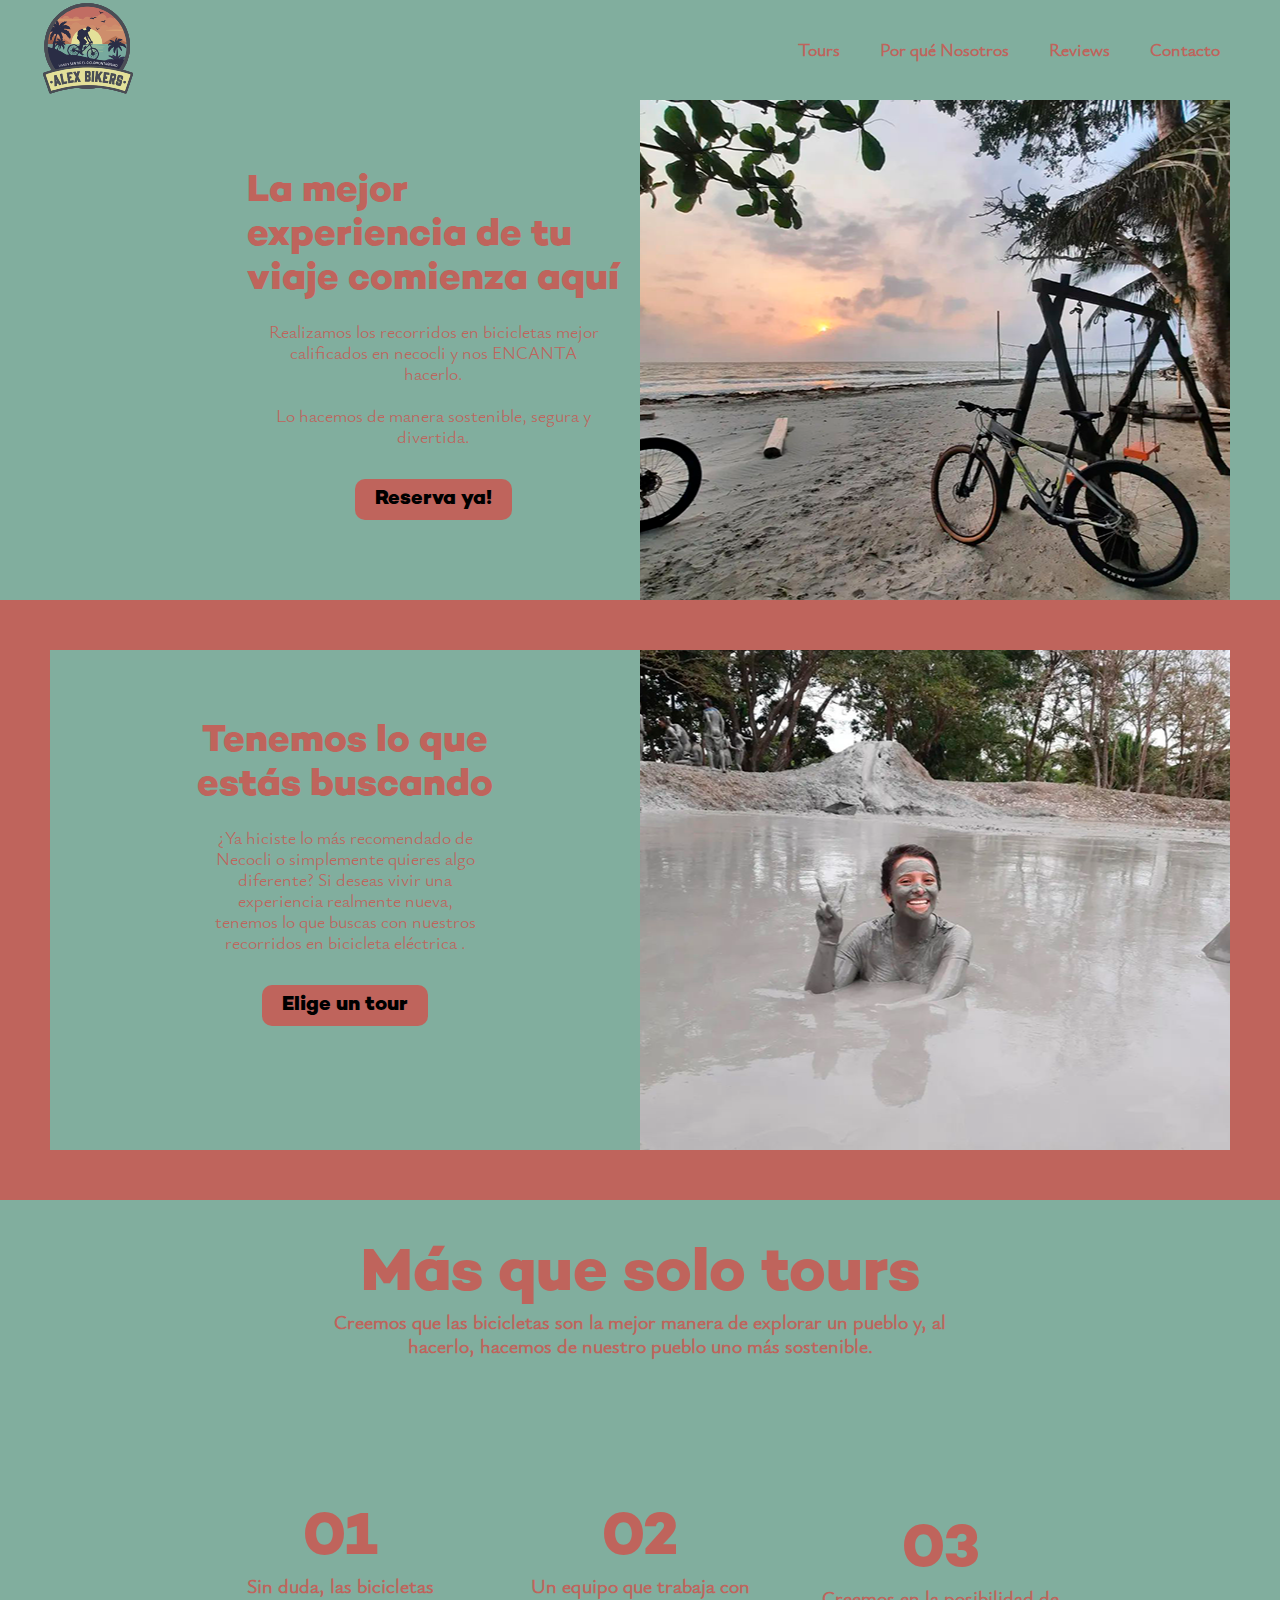
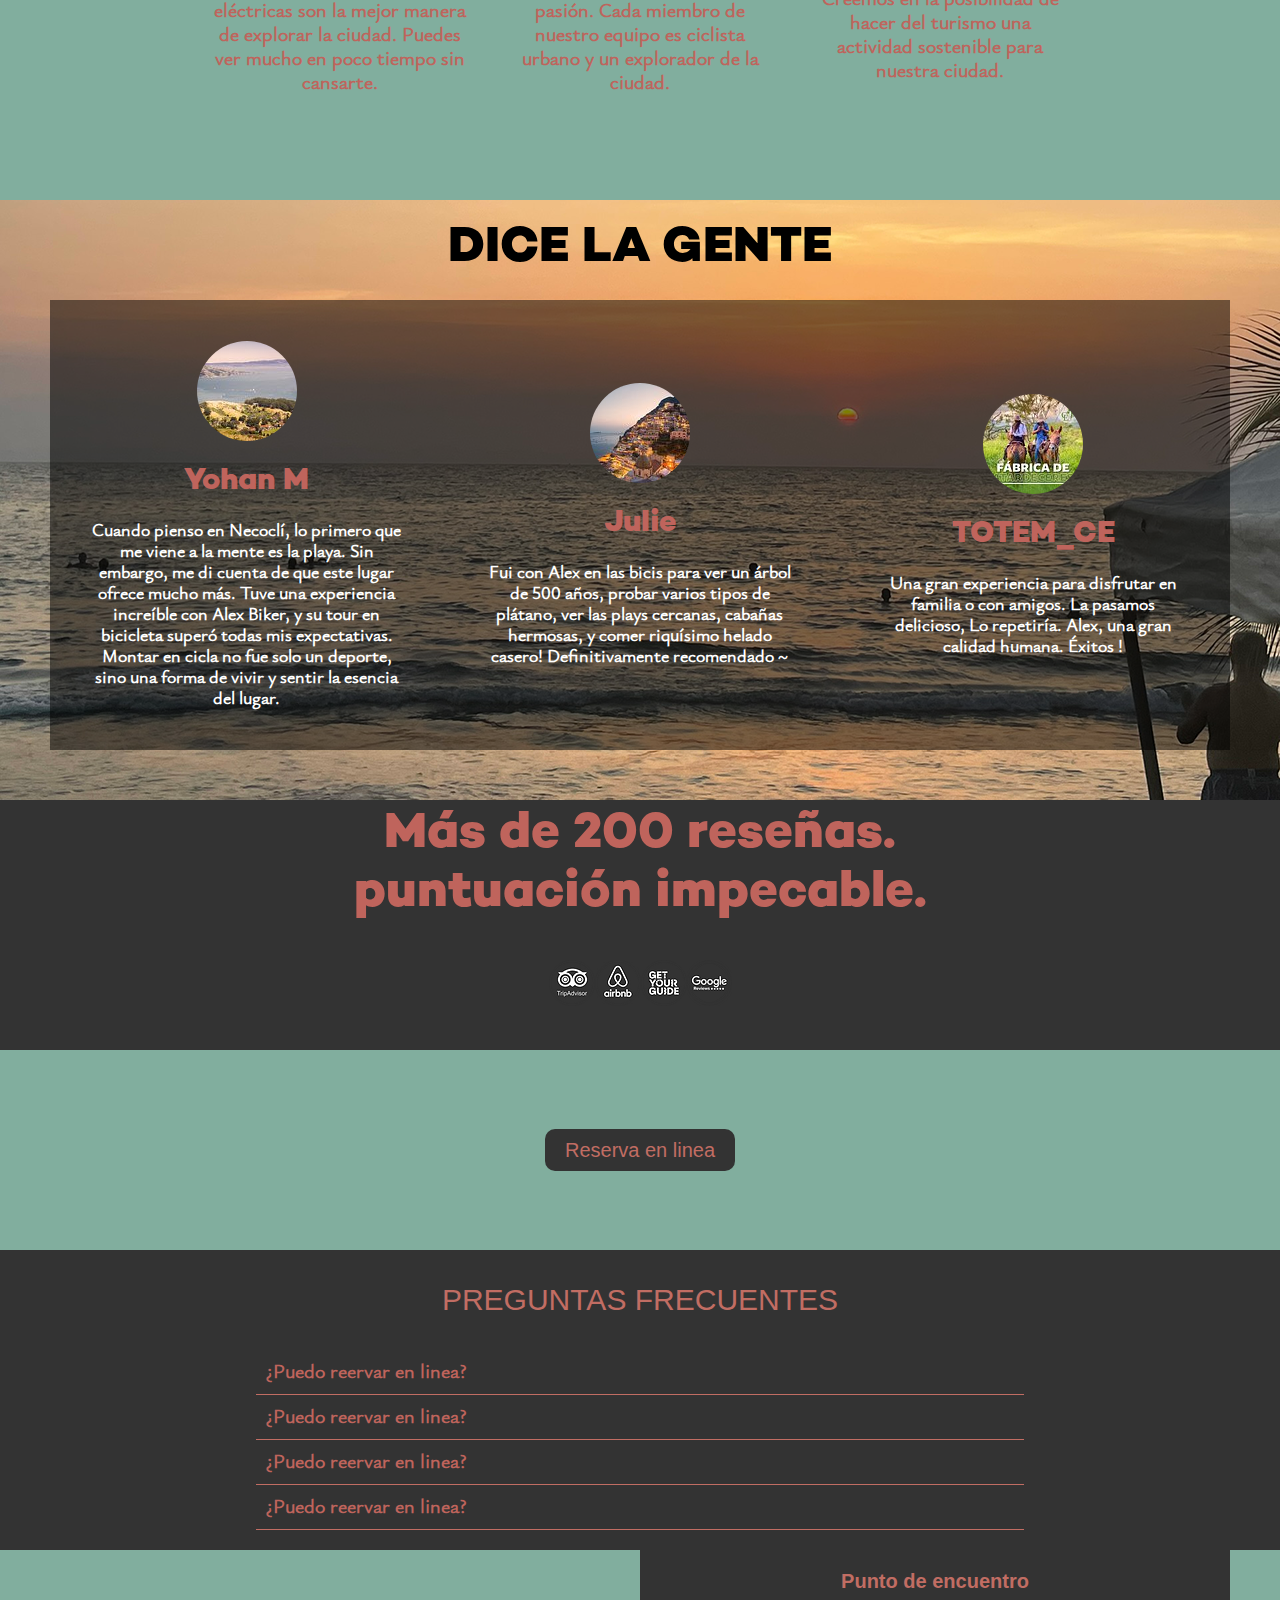
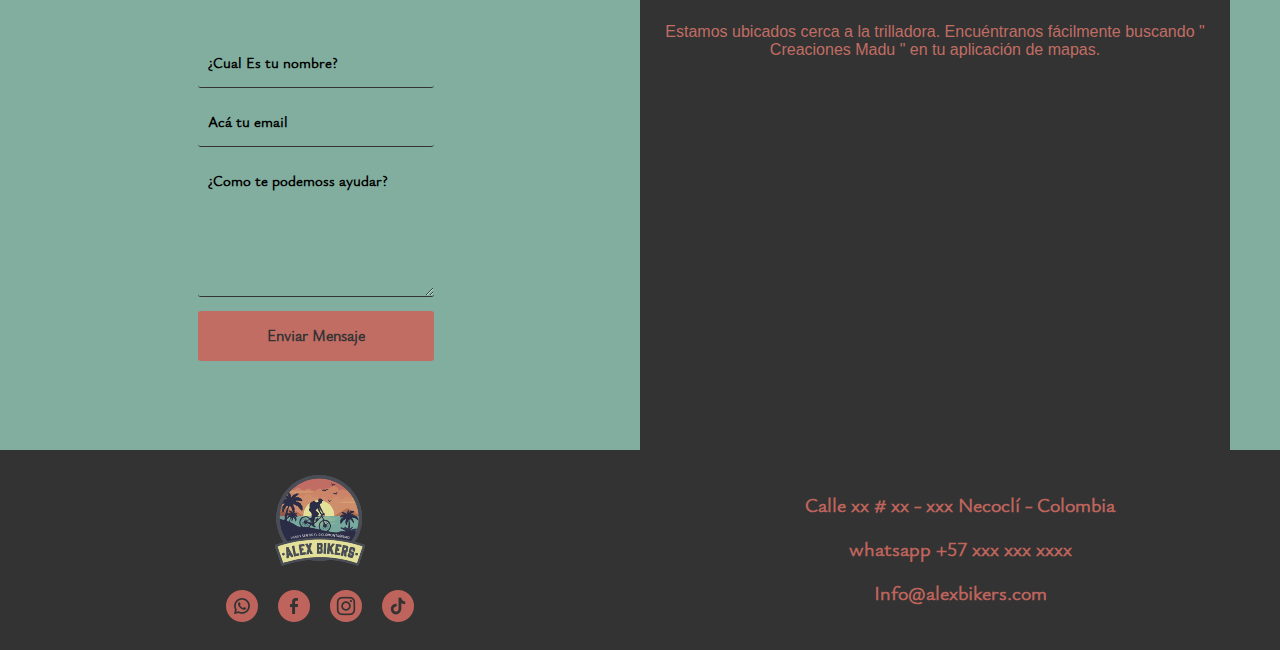
<file: index.html>
<!DOCTYPE html>
<html lang="es">
<head>
    <meta charset="UTF-8">
    <meta name="viewport" content="width=device-width, initial-scale=1.0">
    <title>Alex Bikers</title>
    <link rel="stylesheet" href="style.css">
    <link rel="icon" type="image/png" sizes="32x32" href="media/favicon-32x32.png">
</head>
<body>

    <div class="contenedor">
        <header>
            <div class="content">
                <div class="menu container">
                    <a href="index.html" class="logo"><img src="media/ada.png" alt=""></a>
                    <input type="checkbox" id="menu"/>
                    <label for="menu">
                        <img src="media/menu.png" class="menu-icono" alt="">
                    </label>
                    <nav class="navbar">
                        <ul>
                            <li><a href="tours.html">Tours</a></li>
                            <li><a href="#porquenosotros">Por qué Nosotros</a></li>
                            <li><a href="#review">Reviews</a></li>
                            <li><a href="#contacto">Contacto</a></li>
                        </ul>
                    </nav>
    
                </div>
            </div>
        </header>
        <main>
            <section class="info">

                <article class="principal">
                    <div class="text1">
                        <div class="conttext">
                            <div class="aqui">
                                <h2>La mejor experiencia de tu viaje comienza aquí</h2>
                            </div>
                            <div class="necocli">
                                <p>Realizamos los recorridos en bicicletas mejor calificados en necocli y nos ENCANTA hacerlo.</p>
                                <br>
                                <p>Lo hacemos de manera sostenible, segura y divertida.</p>
                            </div>
                            <div class="ya">
                                <a href="#" class="reserya">Reserva ya!</a>
                            </div>
                        </div>
                    </div>
                    <div class="imagen1"></div>
                </article>
                <article class="principal2">

                    <div class="text2">
                        <div class="conttext2">
                            <div class="buscando">
                                <h2>Tenemos lo que estás buscando</h2>
                            </div>
                            <div class="hiciste">
                                <p>¿Ya hiciste lo más recomendado de Necocli o simplemente quieres algo diferente?

                                    Si deseas vivir una experiencia realmente nueva, tenemos lo que buscas con nuestros recorridos en bicicleta eléctrica .</p>
                            </div>
                            <div class="tourbtn">
                                <a href="tours.html" class="eligetour">Elige un tour</a>
                            </div>
                        </div>
                    </div>
                    <div class="imagen2"></div>
                
                </article>
                <div class="text3"  id="porquenosotros">
                    <div class="mas">
                        <h1>Más que solo tours</h1>
                    </div>
                    <div class="creemos">
                        <p>Creemos que las bicicletas son la mejor manera de explorar un pueblo y, al hacerlo, hacemos de nuestro pueblo uno más sostenible.</p>
                    </div>
                </div>
                <article class="why">
                    <div class="text4">
                        <div class="numero1">
                          <h2>01</h2>                      
                        </div>
                        <div class="urb1">
                            <p>Sin duda, las bicicletas eléctricas son la mejor manera de explorar la ciudad.
                                Puedes ver mucho en poco tiempo sin cansarte.</p>
                        </div>
                    </div>
                    <div class="text4">
                        <div class="numero1">
                            <h2>02</h2>
                        </div>
                        <div class="urb1">
                            <p>Un equipo que trabaja con pasión.
                                Cada miembro de nuestro equipo es ciclista urbano y un explorador de la ciudad.</p>
                        </div>
                    </div>
                    <div class="text4">
                        <div class="numero1">
                            <h2>03</h2>
                        </div>
                        <div class="urb1">
                            <p>Creemos en la posibilidad de hacer del turismo una actividad sostenible para nuestra ciudad.</p>
                        </div>
                    </div>
                </article>
                <article class="reseña" id="review">
                    <div class="lore">
                        <p>DICE LA GENTE</p>
                    </div>
                    <div class="lara">
                        <div class="combo">
                            <div class="text7">
                                <div class="opinion">
                                    <div class="foto">
                                        <img src="media/critico1.jpg" alt="">
                                    </div>
                                    <div class="critico">
                                        <a target="_blank" href="https://www.tripadvisor.co/ShowUserReviews-g1588172-d22962987-r957292164-ALEX_BIKERS-Necocli_Antioquia_Department.html?m=19905">Yohan M</a>
                                    </div>
                                    <div class="critica">
                                        <p>Cuando pienso en Necoclí, lo primero que me viene a la mente es la playa. Sin embargo, me di cuenta de que este lugar ofrece mucho más. Tuve una experiencia increíble con Alex Biker, y su tour en bicicleta superó todas mis expectativas. Montar en cicla no fue solo un deporte, sino una forma de vivir y sentir la esencia del lugar.</p>
                                    </div>
                                </div>
                            </div>
                            <div class="text7">
                                <div class="opinion">
                                    <div class="foto">
                                        <img src="media/critico2.jpg" alt="">
                                    </div>
                                    <div class="critico">
                                        <a target="_blank" href="https://www.tripadvisor.co/ShowUserReviews-g1588172-d22962987-r941567018-ALEX_BIKERS-Necocli_Antioquia_Department.html?m=19905">Julie</a>
                                    </div>
                                    <div class="critica">
                                        <p>Fui con Alex en las bicis para ver un árbol de 500 años, probar varios tipos de plátano, ver las plays cercanas, cabañas hermosas, y comer riquísimo helado casero! Definitivamente recomendado ~</p>
                                    </div>
                                </div>
                            </div>
                            <div class="text7">
                                <div class="opinion">
                                    <div class="foto">
                                        <img src="media/critico3.jpg" alt="">
                                    </div>
                                    <div class="critico">
                                        <a target="_blank" href="https://www.tripadvisor.co/ShowUserReviews-g1588172-d22962987-r945767738-ALEX_BIKERS-Necocli_Antioquia_Department.html?m=19905">TOTEM_CE</a>
                                    </div>
                                    <div class="critica">
                                        <p>Una gran experiencia para disfrutar en familia o con amigos. La pasamos delicioso, Lo repetiría. Alex, una gran calidad humana. Éxitos !</p>
                                    </div>
                                </div>
                            </div>
                        </div>
                    </div>
                </article>
                <article class="numres">
                    <div class="text10">
                        <p>Más de 200 reseñas.</p>
                        
                        <p>puntuación impecable.</p>
                    </div>
                    <div class="boxlogos">
                        <div class="logo1"><img src="media/logo1.png" alt=""></div>
                        <div class="logo2"><img src="media/logo2.png" alt=""></div>
                        <div class="logo3"><img src="media/logo3.png" alt=""></div>
                        <div class="logo4"><img src="media/logo4.webp" alt=""></div>
                    </div>
                </article>
                <article class="boton">
                    <div class="btn">
                        <a href="#" class="reserva">Reserva en linea</a>
                    </div>
                </article>
                <article class="titulo">
                    <div class="text11">
                        <p>PREGUNTAS FRECUENTES</p>
                    </div>
                </article>
                
                <!-- preguntas pendientes para cambiar -->

                <article class="lista">
                        <div class="preguntas1">
                            <details>
                                <summary>
                                ¿Puedo reervar en linea?
                                </summary>
                                <p>¡Sí! Puedes reservar ahora mismo, aquí mismo. Puedes consultar nuestra pasarela de pagos y nuestra presencia en línea para confiar en el proceso. Si tienes algún problema no dudes en contactarnos, te ayudaremos.</p>
                            </details>                        
                        </div>
                        <div class="preguntas2">
                            <details>
                                <summary>
                                ¿Puedo reervar en linea?
                                </summary>
                                <p>¡Sí! Puedes reservar ahora mismo, aquí mismo. Puedes consultar nuestra pasarela de pagos y nuestra presencia en línea para confiar en el proceso. Si tienes algún problema no dudes en contactarnos, te ayudaremos.</p>                            </details>                        
                        </div>
                        <div class="preguntas3">
                            <details>
                                <summary>
                                ¿Puedo reervar en linea?
                                </summary>
                                <p>¡Sí! Puedes reservar ahora mismo, aquí mismo. Puedes consultar nuestra pasarela de pagos y nuestra presencia en línea para confiar en el proceso. Si tienes algún problema no dudes en contactarnos, te ayudaremos.</p>                            </details>                        
                        </div>
                        <div class="preguntas4">
                            <details>
                                <summary>
                                ¿Puedo reervar en linea?
                                </summary>
                                <p>¡Sí! Puedes reservar ahora mismo, aquí mismo. Puedes consultar nuestra pasarela de pagos y nuestra presencia en línea para confiar en el proceso. Si tienes algún problema no dudes en contactarnos, te ayudaremos.</p>                            </details>                        
                        </div>
                 </article>
                 <article class="contact" id="contacto">
                    <div class="hablemos">
                        <form action="https://formsubmit.co/duvanrms365@gmail.com" method="POST">
    
                            <input type="text" name="nombre" placeholder="¿Cual Es tu nombre?" class="campo">
                            <input type="text" name="email" placeholder="Acá tu email" class="campo">
                            <textarea name="mensaje" placeholder="¿Como te podemoss ayudar?"></textarea>
                            <input type="submit" name="enviar" value="Enviar Mensaje" class="btn-enviar">                       
                            <input type="hidden" name="_next" value="http://127.0.0.1:5500/bike.html">
                            <input type="hidden" name="_captcha" value="false">
                         </form>
                    </div>
                    <div class="punto">
                        <div class="text12">
                            <h2>Punto de encuentro</h2>
                            <p>Estamos ubicados cerca a la trilladora. Encuéntranos fácilmente buscando " Creaciones Madu " en tu aplicación de mapas.</p>
                        </div>
                        <div class="mapa"> 
                            <iframe src="https://www.google.com/maps/embed?pb=!1m14!1m12!1m3!1d1659.4147816679993!2d-76.77498742088055!3d8.423672584642846!2m3!1f0!2f0!3f0!3m2!1i1024!2i768!4f13.1!5e0!3m2!1ses!2sco!4v1725080715637!5m2!1ses!2sco" width="400" height="300" style="border:0;" allowfullscreen="" loading="lazy" referrerpolicy="no-referrer-when-downgrade"></iframe>                        </div>
                    </div>
                </article>


            </section>
        </main>
        <footer>
         
           <div class="fizquierdo">
                <div class="foologo">
                    <img src="media/ada.png" alt="">
                </div>
                <div class="redes">
                <a href="#"><img src="media/whatsapp.png" alt=""></a>    
                <a target="_blank" href="https://www.facebook.com/profile.php?id=100064101482770"><img src="media/facebook.png" alt=""></a>   
                <a target="_blank" href="https://www.instagram.com/alexbikers24?utm_source=ig_web_button_share_sheet&igsh=ZDNlZDc0MzIxNw=="><img src="media/instagram.png" alt=""></a>   
                <a href="#"><img src="media/tik-tok.png" alt=""></a> 
                </div>
           </div> 
           <div class="fderecho">
                <p>Calle xx # xx - xxx  Necoclí - Colombia</p>
                <a href="#">whatsapp +57 xxx xxx xxxx</a>
                <a href="mailto:Info@alexbikers.com">Info@alexbikers.com</a>
           </div>
            
        </footer>

    </div>
    
</body>
</html>
</file>
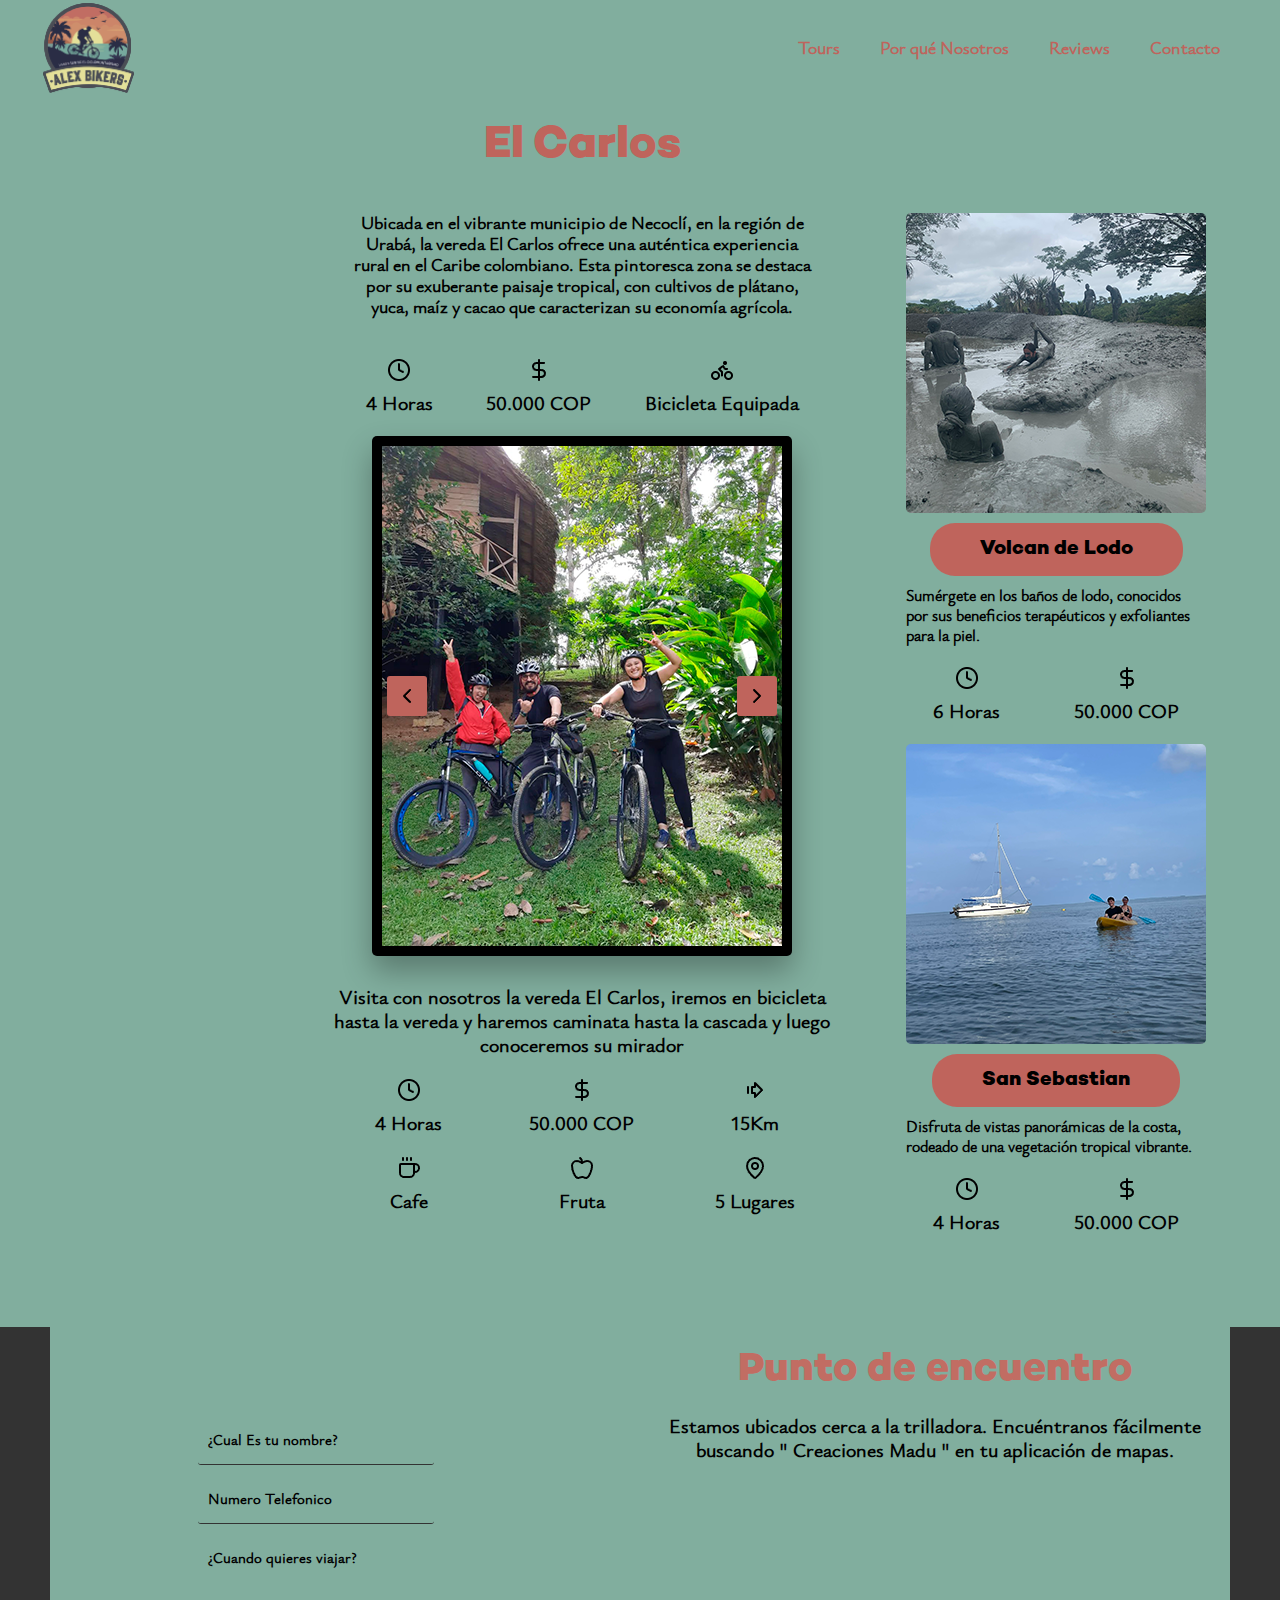
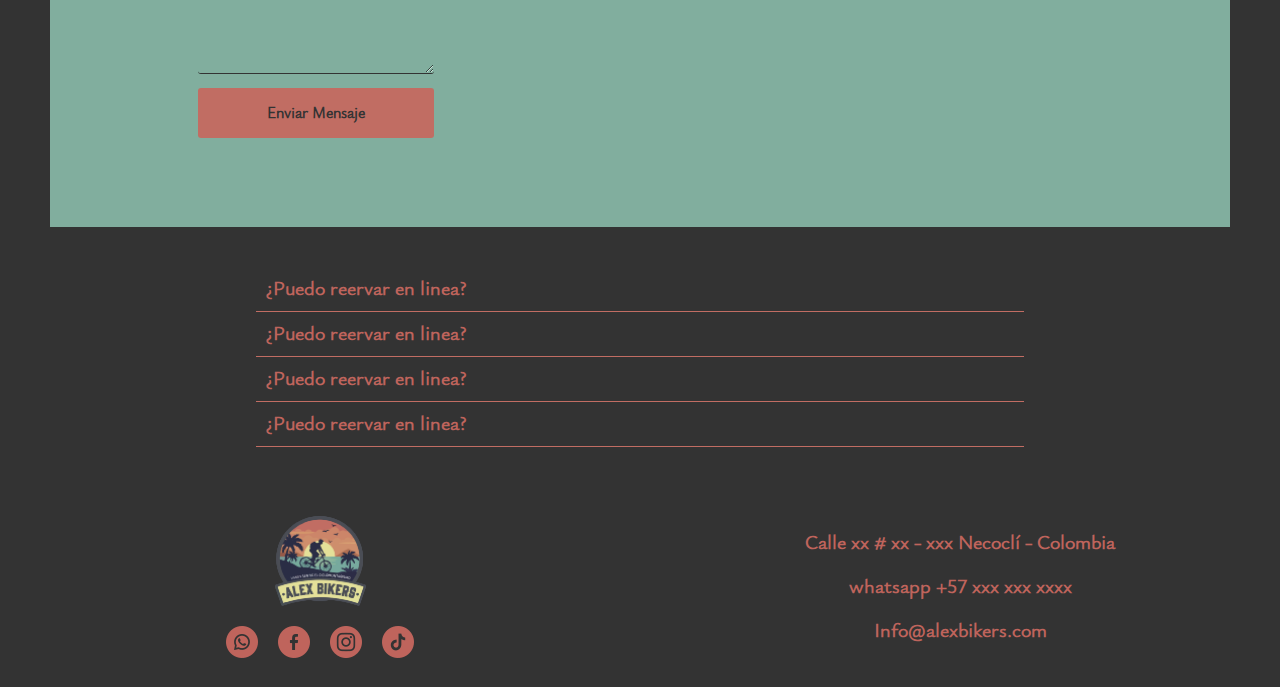
<file: carlos.html>
<!DOCTYPE html>
<html lang="es">
<head>
    <meta charset="UTF-8">
    <meta name="viewport" content="width=device-width, initial-scale=1.0">
    <title>El Carlos</title>
    <link rel="stylesheet" href="carlos.css">
    <link rel="icon" type="image/png" sizes="32x32" href="media/favicon-32x32.png">
</head>
<body>

    <div class="contenedor">
        <header>
            <div class="content">
                <div class="menu container">
                    <a href="index.html" class="logo"><img src="media/ada.png" alt=""></a>
                    <input type="checkbox" id="menu"/>
                    <label for="menu">
                        <img src="media/menu.png" class="menu-icono" alt="">
                    </label>
                    <nav class="navbar">
                        <ul>
                            <li><a href="tours.html">Tours</a></li>
                            <li><a href="#porquenosotros">Por qué Nosotros</a></li>
                            <li><a href="#review">Reviews</a></li>
                            <li><a href="#contacto">Contacto</a></li>
                        </ul>
                    </nav>
    
                </div>
            </div>
        </header>
        <main class="info">
            <section class="principal">
                <article class="title">
                    <div class="titulo">
                        <div class="lugar">
                            <h2>El Carlos</h2>
                        </div> 
                        <div class="intro">
                            <p>Ubicada en el vibrante municipio de Necoclí, en la región de Urabá, la vereda El Carlos ofrece una auténtica experiencia rural en el Caribe colombiano. Esta pintoresca zona se destaca por su exuberante paisaje tropical, con cultivos de plátano, yuca, maíz y cacao que caracterizan su economía agrícola.</p>
                        </div>
                        <div class="icon">
                            <div class="time">
                                <img src="media/clock-4.png" alt="">
                                <p>4 Horas</p>
                            </div>
                            <div class="money">
                                <img src="media/dollar-sign.png" alt="">
                                <p>50.000 COP</p>
                            </div>
                            <div class="bike">
                                <img src="media/bike.png" alt="">
                                
                                <p>Bicicleta Equipada</p>
                            </div>
                        </div>                                                                                                                
                    </div>
                </article>
                <article class="cont">
                    <div class="image-cont">
                        <img src="lugares/carlos_1.png" id="content1" class="active">
                        <img src="lugares/carlos_2.png" id="content2">
                        <img src="lugares/carlos_3.png" id="content3">
                        <img src="lugares/carlos_4.png" id="content4">
                        <img src="lugares/carlos_5.png" id="content5">
                    </div>
                    <div class="dot-cont">
                        <button onclick="dot(1)"></button>
                        <button onclick="dot(2)"></button>
                        <button onclick="dot(3)"></button>
                        <button onclick="dot(4)"></button>
                        <button onclick="dot(5)"></button>
                    </div>
                    <button id="prev" onclick="prev()"></button>
                    <button id="next" onclick="next()"></button>
                </article>
            <article class="galeria">
                <div class="text">   
                    <p>Visita con nosotros la vereda El Carlos, iremos en bicicleta hasta la vereda y haremos caminata hasta la cascada y luego conoceremos su mirador </p>
                </div>
                <div class="icon2">
                    <div class="time">
                        <img src="media/clock-4.png" alt="">
                        <p>4 Horas</p>
                    </div>
                    <div class="money">
                        <img src="media/dollar-sign.png" alt="">
                        <p>50.000 COP</p>
                    </div>
                    <div class="km">
                        <img src="media/arrow-big-right-dash.png" alt="">                        
                        <p>15Km</p>
                   </div>
                   <div class="coffe">
                        <img src="media/coffee.png" alt="">
                        <p>Cafe</p>
                    </div>
                    <div class="fruit">
                        <img src="media/apple.png" alt="">
                        <p>Fruta</p>
                    </div>
                    <div class="point">
                        <img src="media/map-pin.png" alt="">                        
                        <p>5 Lugares</p>
                </div>
            </article>
                <script src="nueva.js"></script>

            </section>  
            <aside>
                <div class="box2">
                    <div class="imagen">
                        <img src="media/volcan.png" alt="">
                    </div>
                    <div class="boton">
                        <a href="volcan.html" class="btntour">Volcan de Lodo</a>
                    </div>
                    <div class="infotour">
                        <div class="info">
                            <p>Sumérgete en los baños de lodo, conocidos por sus beneficios terapéuticos y exfoliantes para la piel.</p>
                        </div>
                        <div class="icon3">
                            <div class="time">
                                <img src="media/clock-4.png" alt="">
                                <p>6 Horas</p>
                            </div>
                            <div class="money">
                                <img src="media/dollar-sign.png" alt="">
                                <p>50.000 COP</p>
                            </div>
                        </div>
                    </div>
                </div>
                <div class="box2">
                    <div class="imagen">
                        <img src="media/sans.png" alt="">
                    </div>
                    <div class="boton">
                        <a href="sansebastian.html" class="btntour">San Sebastian</a>
                    </div>
                    <div class="infotour">
                        <div class="info">
                            <p>Disfruta de vistas panorámicas de la costa, rodeado de una vegetación tropical vibrante. </p>
                        </div>
                        <div class="icon3">
                            <div class="time">
                                <img src="media/clock-4.png" alt="">
                                <p>4 Horas</p>
                            </div>
                            <div class="money">
                                <img src="media/dollar-sign.png" alt="">
                                <p>50.000 COP</p>
                            </div>
                        </div>
                    </div>
                </div>
            </aside>  
        </main>
        <article class="bottom">
        <div class="bajo">
            <article class="contact" id="contacto">
                <div class="hablemos">
                    <form action="https://formsubmit.co/duvanrms365@gmail.com" method="POST">

                        <input type="text" name="nombre" placeholder="¿Cual Es tu nombre?" class="campo">
                        <input type="tel" name="numero" placeholder="Numero Telefonico" class="campo">
                        <textarea name="mensaje" placeholder="¿Cuando quieres viajar?"></textarea>
                        <input type="submit" name="enviar" value="Enviar Mensaje" class="btn-enviar">                       
                        <input type="hidden" name="_next" value="http://127.0.0.1:5500/bike.html">
                        <input type="hidden" name="_captcha" value="false">
                     </form>
                </div>
                <div class="punto">
                    <div class="text12">
                        <h2>Punto de encuentro</h2>
                        <p>Estamos ubicados cerca a la trilladora. Encuéntranos fácilmente buscando " Creaciones Madu " en tu aplicación de mapas.</p>
                    </div>
                    <div class="mapa"> 
                        <iframe src="https://www.google.com/maps/embed?pb=!1m14!1m12!1m3!1d1659.4147816679993!2d-76.77498742088055!3d8.423672584642846!2m3!1f0!2f0!3f0!3m2!1i1024!2i768!4f13.1!5e0!3m2!1ses!2sco!4v1725080715637!5m2!1ses!2sco" width="400" height="300" style="border:0;" allowfullscreen="" loading="lazy" referrerpolicy="no-referrer-when-downgrade"></iframe>                        </div>
                </div>
            </article>
        </div>
        
        <div class="bajo2">
                <article class="lista">
                    <div class="preguntas1">
                        <details>
                            <summary>
                            ¿Puedo reervar en linea?
                            </summary>
                            <p>¡Sí! Puedes reservar ahora mismo, aquí mismo. Puedes consultar nuestra pasarela de pagos y nuestra presencia en línea para confiar en el proceso. Si tienes algún problema no dudes en contactarnos, te ayudaremos.</p>
                        </details>                        
                    </div>
                    <div class="preguntas2">
                        <details>
                            <summary>
                            ¿Puedo reervar en linea?
                            </summary>
                            <p>¡Sí! Puedes reservar ahora mismo, aquí mismo. Puedes consultar nuestra pasarela de pagos y nuestra presencia en línea para confiar en el proceso. Si tienes algún problema no dudes en contactarnos, te ayudaremos.</p>
                        </details>                        
                    </div>
                    <div class="preguntas3">
                        <details>
                            <summary>
                            ¿Puedo reervar en linea?
                            </summary>
                            <p>¡Sí! Puedes reservar ahora mismo, aquí mismo. Puedes consultar nuestra pasarela de pagos y nuestra presencia en línea para confiar en el proceso. Si tienes algún problema no dudes en contactarnos, te ayudaremos.</p>
                        </details>                        
                    </div>
                    <div class="preguntas4">
                        <details>
                            <summary>
                            ¿Puedo reervar en linea?
                            </summary>
                           <p> ¡Sí! Puedes reservar ahora mismo, aquí mismo. Puedes consultar nuestra pasarela de pagos y nuestra presencia en línea para confiar en el proceso. Si tienes algún problema no dudes en contactarnos, te ayudaremos.</p>
                        </details>                        
                    </div>
            </article>
        </div>
    </article>
    <footer>
        <div class="fizquierdo">
            <div class="foologo">
                <img src="media/ada.png" alt="">
            </div>
            <div class="redes">
            <a href="#"><img src="media/whatsapp.png" alt=""></a>    
            <a target="_blank" href="https://www.facebook.com/profile.php?id=100064101482770"><img src="media/facebook.png" alt=""></a>   
            <a target="_blank" href="https://www.instagram.com/alexbikers24?utm_source=ig_web_button_share_sheet&igsh=ZDNlZDc0MzIxNw=="><img src="media/instagram.png" alt=""></a>   
            <a href="#"><img src="media/tik-tok.png" alt=""></a> 
            </div>
       </div> 
       <div class="fderecho">
            <p>Calle xx # xx - xxx  Necoclí - Colombia</p>
            <a href="#">whatsapp +57 xxx xxx xxxx</a>
            <a href="mailto:Info@alexbikers.com">Info@alexbikers.com</a>
       </div>
    </footer>





    </div>
    
</body>
</html>
</file>
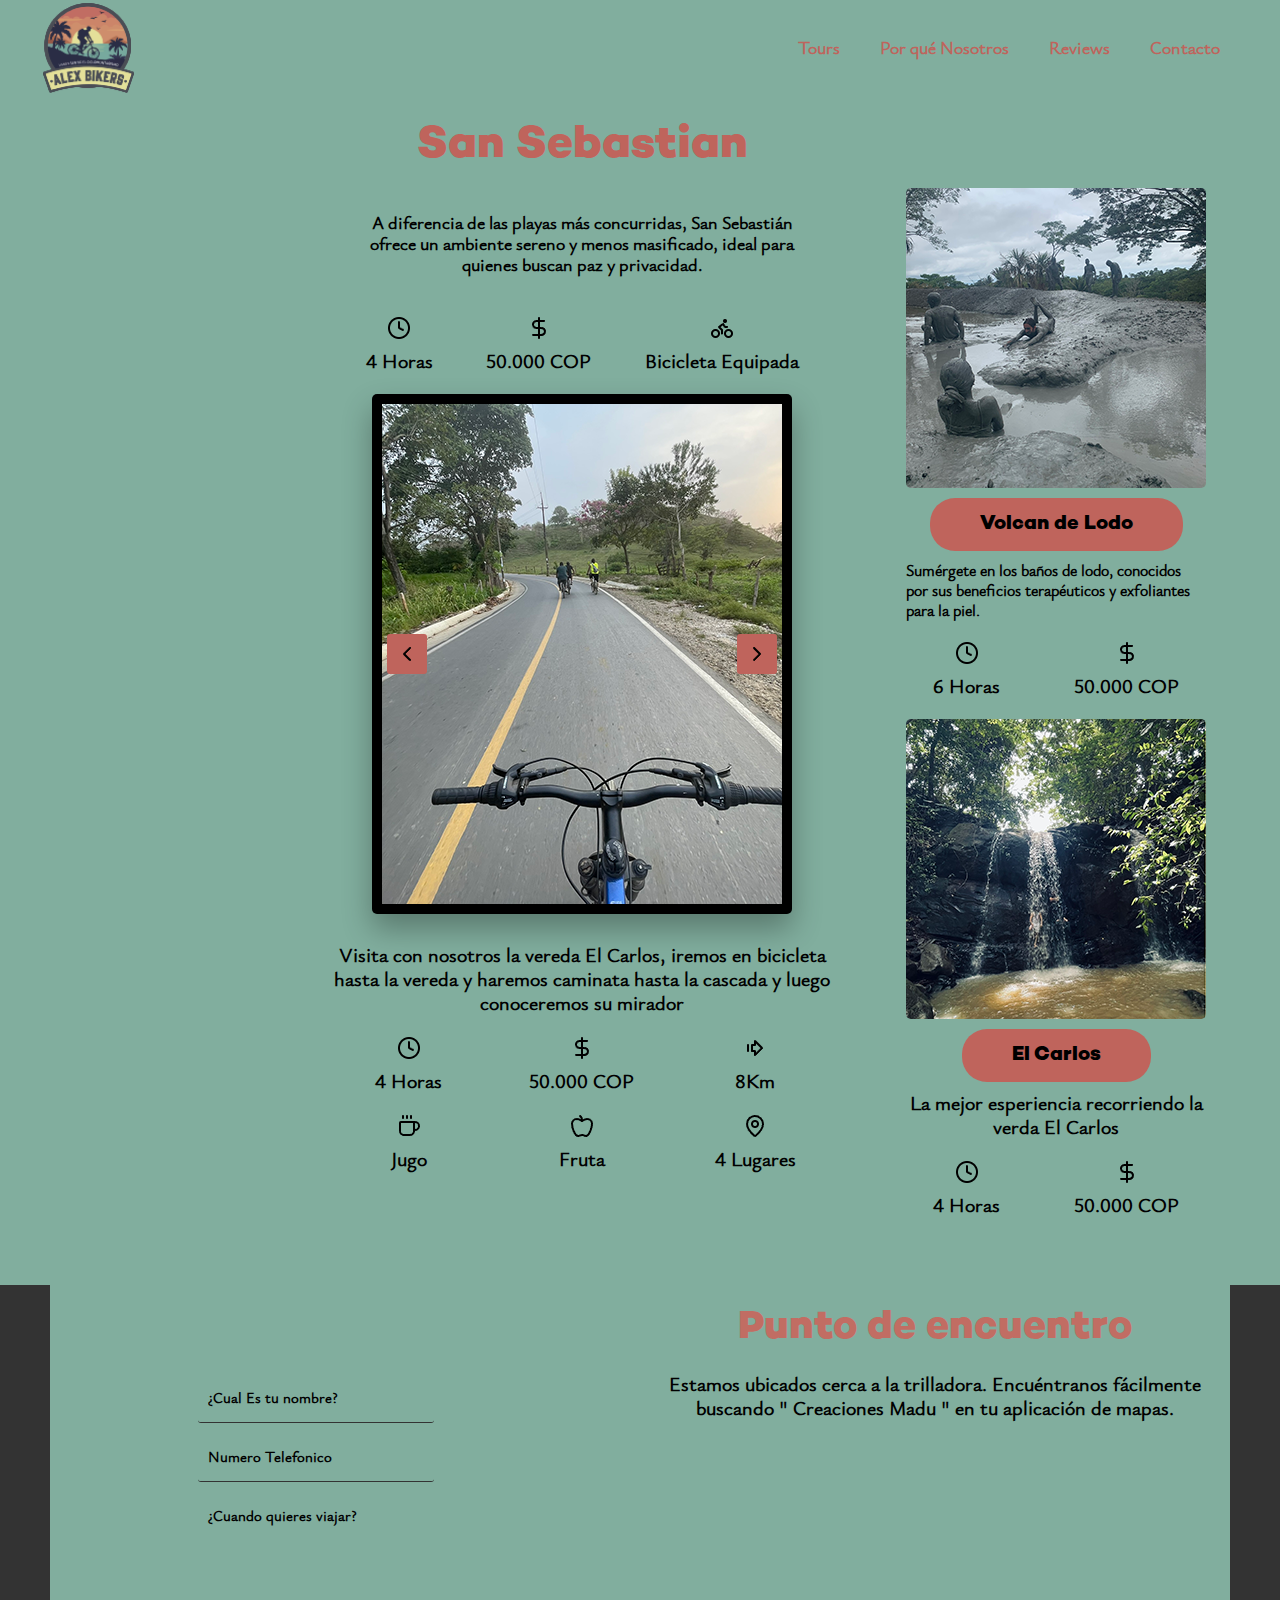
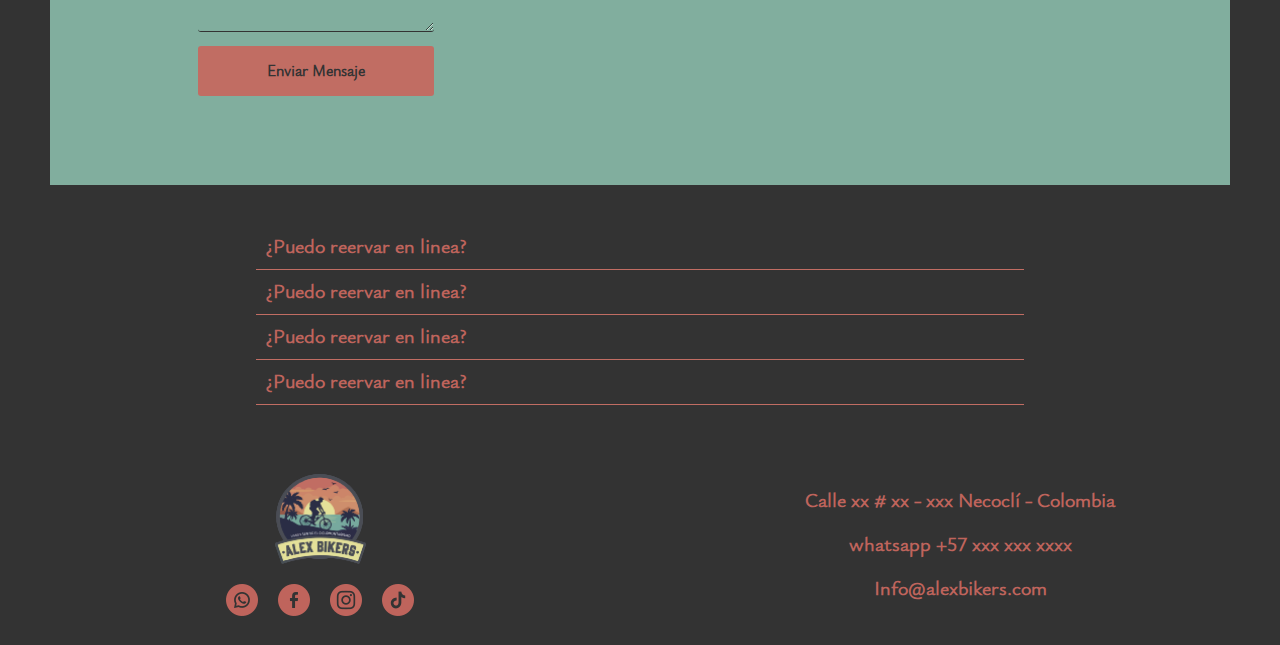
<file: sansebastian.html>
<!DOCTYPE html>
<html lang="es">
<head>
    <meta charset="UTF-8">
    <meta name="viewport" content="width=device-width, initial-scale=1.0">
    <title>El Carlos</title>
    <link rel="stylesheet" href="carlos.css">
    <link rel="icon" type="image/png" sizes="32x32" href="media/favicon-32x32.png">
</head>
<body>

    <div class="contenedor">
        <header>
            <div class="content">
                <div class="menu container">
                    <a href="index.html" class="logo"><img src="media/ada.png" alt=""></a>
                    <input type="checkbox" id="menu"/>
                    <label for="menu">
                        <img src="media/menu.png" class="menu-icono" alt="">
                    </label>
                    <nav class="navbar">
                        <ul>
                            <li><a href="tours.html">Tours</a></li>
                            <li><a href="#porquenosotros">Por qué Nosotros</a></li>
                            <li><a href="#review">Reviews</a></li>
                            <li><a href="#contacto">Contacto</a></li>
                        </ul>
                    </nav>
    
                </div>
            </div>
        </header>
        <main class="info">
            <section class="principal">
                <article class="title">
                    <div class="titulo">
                        <div class="lugar">
                            <h2>San Sebastian</h2>
                        </div> 
                        <div class="intro">
                            <p>A diferencia de las playas más concurridas, San Sebastián ofrece un ambiente sereno y menos masificado, ideal para quienes buscan paz y privacidad.</p>
                        </div>
                        <div class="icon">
                            <div class="time">
                                <img src="media/clock-4.png" alt="">
                                <p>4 Horas</p>
                            </div>
                            <div class="money">
                                <img src="media/dollar-sign.png" alt="">
                                <p>50.000 COP</p>
                            </div>
                            <div class="bike">
                                <img src="media/bike.png" alt="">
                                
                                <p>Bicicleta Equipada</p>
                            </div>
                        </div>                                                                                                                
                    </div>
                </article>
                <article class="cont">
                    <div class="image-cont">
                        <img src="lugares/sans_1.png" id="content1" class="active">
                        <img src="lugares/sans_2.png" id="content2">
                        <img src="lugares/sans_3.png" id="content3">
                        <img src="lugares/sans_4.png" id="content4">
                        <img src="lugares/sans_5.png" id="content5">
                    </div>
                    <div class="dot-cont">
                        <button onclick="dot(1)"></button>
                        <button onclick="dot(2)"></button>
                        <button onclick="dot(3)"></button>
                        <button onclick="dot(4)"></button>
                        <button onclick="dot(5)"></button>
                    </div>
                    <button id="prev" onclick="prev()"></button>
                    <button id="next" onclick="next()"></button>
                </article>
            <article class="galeria">
                <div class="text">   
                    <p>Visita con nosotros la vereda El Carlos, iremos en bicicleta hasta la vereda y haremos caminata hasta la cascada y luego conoceremos su mirador </p>
                </div>
                <div class="icon2">
                    <div class="time">
                        <img src="media/clock-4.png" alt="">
                        <p>4 Horas</p>
                    </div>
                    <div class="money">
                        <img src="media/dollar-sign.png" alt="">
                        <p>50.000 COP</p>
                    </div>
                    <div class="km">
                        <img src="media/arrow-big-right-dash.png" alt="">                        
                        <p>8Km</p>
                   </div>
                   <div class="coffe">
                        <img src="media/coffee.png" alt="">
                        <p>Jugo</p>
                    </div>
                    <div class="fruit">
                        <img src="media/apple.png" alt="">
                        <p>Fruta</p>
                    </div>
                    <div class="point">
                        <img src="media/map-pin.png" alt="">                        
                        <p>4 Lugares</p>
                </div>
            </article>
                <script src="nueva.js"></script>

            </section>  
            <aside>
                <div class="box2">
                    <div class="imagen">
                        <img src="media/volcan.png" alt="">
                    </div>
                    <div class="boton">
                        <a href="volcan.html" class="btntour">Volcan de Lodo</a>
                    </div>
                    <div class="infotour">
                        <div class="info">
                            <p>Sumérgete en los baños de lodo, conocidos por sus beneficios terapéuticos y exfoliantes para la piel.</p>
                        </div>
                        <div class="icon3">
                            <div class="time">
                                <img src="media/clock-4.png" alt="">
                                <p>6 Horas</p>
                            </div>
                            <div class="money">
                                <img src="media/dollar-sign.png" alt="">
                                <p>50.000 COP</p>
                            </div>
                        </div>
                    </div>
                </div>
                <div class="box2">
                    <div class="imagen">
                        <img src="media/carlos.png" alt="">
                    </div>
                    <div class="boton">
                        <a href="carlos.html" class="btntour">El Carlos</a>
                    </div>
                    <div class="infotour">
                        <div class="mejor">
                            <p>La mejor esperiencia recorriendo la verda El Carlos </p>
                        </div>
                        <div class="icon3">
                            <div class="time">
                                <img src="media/clock-4.png" alt="">
                                <p>4 Horas</p>
                            </div>
                            <div class="money">
                                <img src="media/dollar-sign.png" alt="">
                                <p>50.000 COP</p>
                            </div>
                        </div>
                    </div>
                </div>
            </aside>  
        </main>
        <article class="bottom">
        <div class="bajo">
            <article class="contact" id="contacto">
                <div class="hablemos">
                    <form action="https://formsubmit.co/duvanrms365@gmail.com" method="POST">

                        <input type="text" name="nombre" placeholder="¿Cual Es tu nombre?" class="campo">
                        <input type="tel" name="numero" placeholder="Numero Telefonico" class="campo">
                        <textarea name="mensaje" placeholder="¿Cuando quieres viajar?"></textarea>
                        <input type="submit" name="enviar" value="Enviar Mensaje" class="btn-enviar">                       
                        <input type="hidden" name="_next" value="http://127.0.0.1:5500/bike.html">
                        <input type="hidden" name="_captcha" value="false">
                     </form>
                </div>
                <div class="punto">
                    <div class="text12">
                        <h2>Punto de encuentro</h2>
                        <p>Estamos ubicados cerca a la trilladora. Encuéntranos fácilmente buscando " Creaciones Madu " en tu aplicación de mapas.</p>
                    </div>
                    <div class="mapa"> 
                        <iframe src="https://www.google.com/maps/embed?pb=!1m14!1m12!1m3!1d1659.4147816679993!2d-76.77498742088055!3d8.423672584642846!2m3!1f0!2f0!3f0!3m2!1i1024!2i768!4f13.1!5e0!3m2!1ses!2sco!4v1725080715637!5m2!1ses!2sco" width="400" height="300" style="border:0;" allowfullscreen="" loading="lazy" referrerpolicy="no-referrer-when-downgrade"></iframe>                        </div>
                </div>
            </article>
        </div>
        
        <div class="bajo2">
                <article class="lista">
                    <div class="preguntas1">
                        <details>
                            <summary>
                            ¿Puedo reervar en linea?
                            </summary>
                            <p>¡Sí! Puedes reservar ahora mismo, aquí mismo. Puedes consultar nuestra pasarela de pagos y nuestra presencia en línea para confiar en el proceso. Si tienes algún problema no dudes en contactarnos, te ayudaremos.</p>
                        </details>                        
                    </div>
                    <div class="preguntas2">
                        <details>
                            <summary>
                            ¿Puedo reervar en linea?
                            </summary>
                            <p>¡Sí! Puedes reservar ahora mismo, aquí mismo. Puedes consultar nuestra pasarela de pagos y nuestra presencia en línea para confiar en el proceso. Si tienes algún problema no dudes en contactarnos, te ayudaremos.</p>
                        </details>                        
                    </div>
                    <div class="preguntas3">
                        <details>
                            <summary>
                            ¿Puedo reervar en linea?
                            </summary>
                            <p>¡Sí! Puedes reservar ahora mismo, aquí mismo. Puedes consultar nuestra pasarela de pagos y nuestra presencia en línea para confiar en el proceso. Si tienes algún problema no dudes en contactarnos, te ayudaremos.</p>
                        </details>                        
                    </div>
                    <div class="preguntas4">
                        <details>
                            <summary>
                            ¿Puedo reervar en linea?
                            </summary>
                           <p> ¡Sí! Puedes reservar ahora mismo, aquí mismo. Puedes consultar nuestra pasarela de pagos y nuestra presencia en línea para confiar en el proceso. Si tienes algún problema no dudes en contactarnos, te ayudaremos.</p>
                        </details>                        
                    </div>
            </article>
        </div>
    </article>
    <footer>
        <div class="fizquierdo">
            <div class="foologo">
                <img src="media/ada.png" alt="">
            </div>
            <div class="redes">
            <a href="#"><img src="media/whatsapp.png" alt=""></a>    
            <a target="_blank" href="https://www.facebook.com/profile.php?id=100064101482770"><img src="media/facebook.png" alt=""></a>   
            <a target="_blank" href="https://www.instagram.com/alexbikers24?utm_source=ig_web_button_share_sheet&igsh=ZDNlZDc0MzIxNw=="><img src="media/instagram.png" alt=""></a>   
            <a href="#"><img src="media/tik-tok.png" alt=""></a> 
            </div>
       </div> 
       <div class="fderecho">
            <p>Calle xx # xx - xxx  Necoclí - Colombia</p>
            <a href="#">whatsapp +57 xxx xxx xxxx</a>
            <a href="mailto:Info@alexbikers.com">Info@alexbikers.com</a>
       </div>
    </footer>





    </div>
    
</body>
</html>
</file>
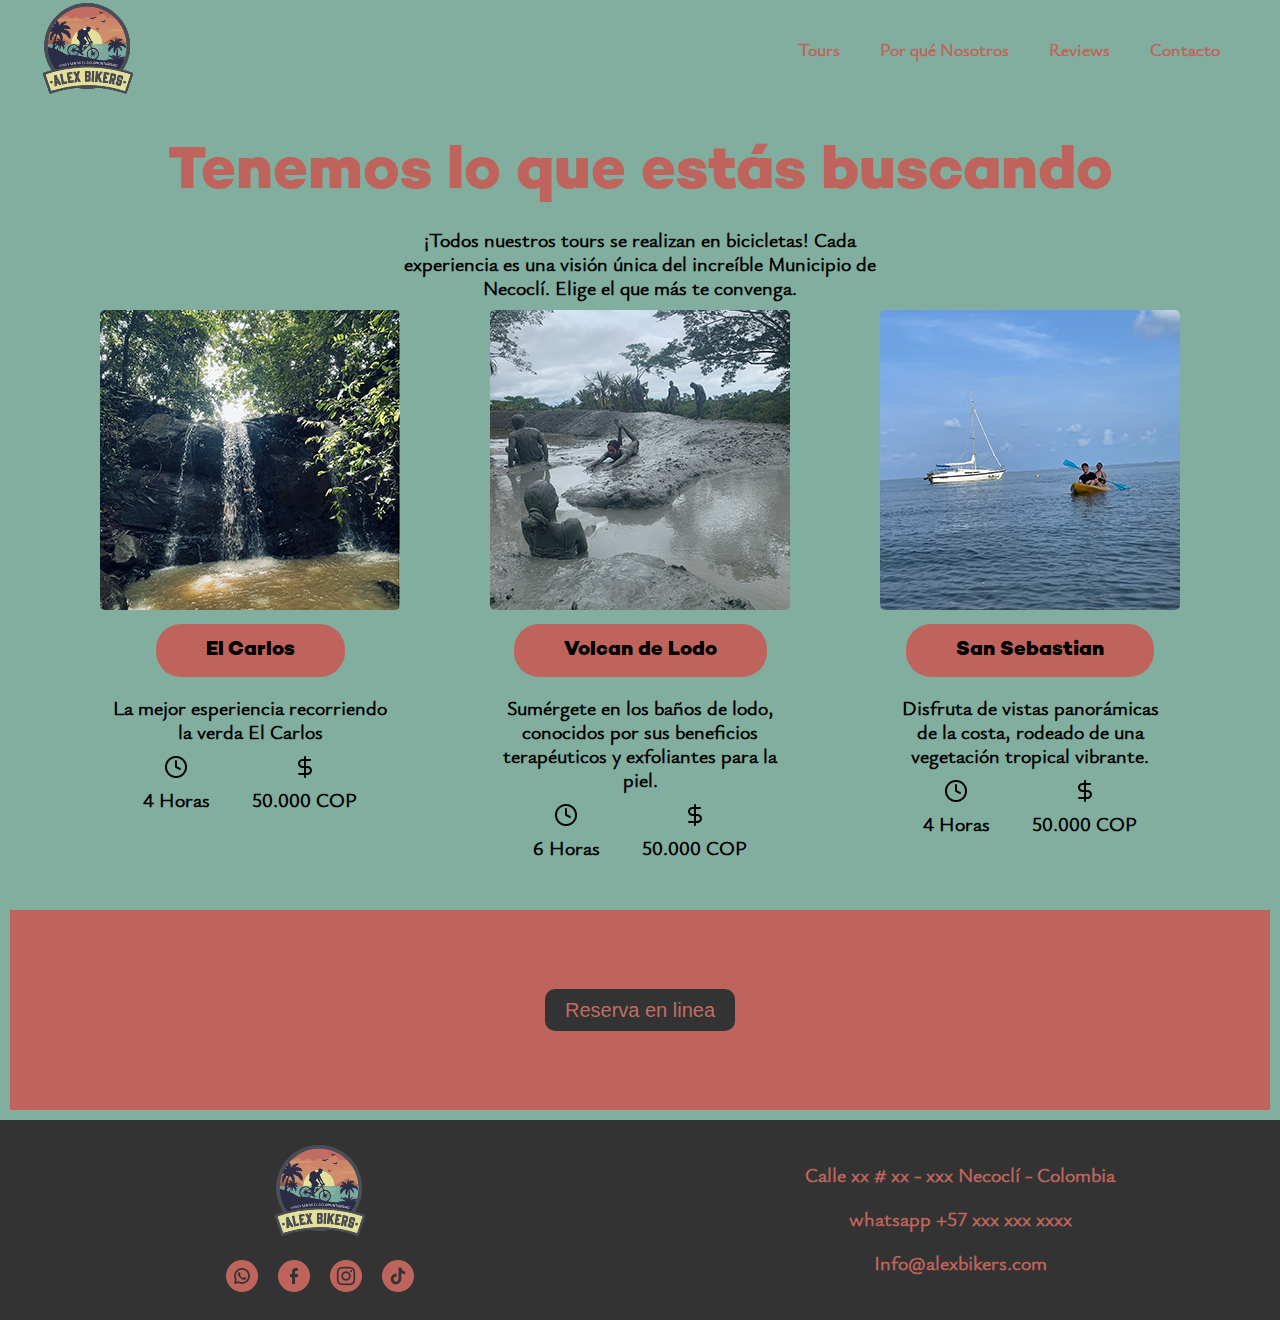
<file: tours.html>
<!DOCTYPE html>
<html lang="en">
<head>
    <meta charset="UTF-8">
    <meta name="viewport" content="width=device-width, initial-scale=1.0">
    <title>Tours</title>
    <link rel="stylesheet" href="tours.css">
    <link rel="icon" type="image/png" sizes="32x32" href="media/favicon-32x32.png">
</head>
<body>
    <div class="contenedor">
        <header>
            <div class="content">
                <div class="menu container">
                    <a href="index.html" class="logo"><img src="media/ada.png" alt=""></a>
                    <input type="checkbox" id="menu"/>
                    <label for="menu">
                        <img src="media/menu.png" class="menu-icono" alt="">
                    </label>
                    <nav class="navbar">
                        <ul>
                            <li><a href="tours.html">Tours</a></li>
                            <li><a href="#porquenosotros">Por qué Nosotros</a></li>
                            <li><a href="#review">Reviews</a></li>
                            <li><a href="#contacto">Contacto</a></li>
                        </ul>
                    </nav>
    
                </div>
            </div>
        </header>
        <main class="info">
        <section class="principal">
            <article class="box1">
                <div class="titulo1">
                    <h1>Tenemos lo que estás buscando</h1>
                </div>
                <div class="text1">
                    <p>¡Todos nuestros tours se realizan en bicicletas!
                        Cada experiencia es una visión única del increíble Municipio de Necoclí. Elige el que más te convenga.</p>
                </div>
            </article>
            <article class="tour">
                <div class="box2">
                    <div class="imagen">
                        <img src="media/carlos.png" alt="">
                    </div>
                    <div class="boton">
                        <a href="carlos.html" class="btntour">El Carlos</a>
                    </div>
                    <div class="infotour">
                        <div class="info">
                            <p>La mejor esperiencia recorriendo la verda El Carlos </p>
                        </div>
                        <div class="icon">
                            <div class="time">
                                <img src="media/clock-4.png" alt="">
                                <p>4 Horas</p>
                            </div>
                            <div class="money">
                                <img src="media/dollar-sign.png" alt="">
                                <p>50.000 COP</p>
                            </div>
                        </div>
                    </div>
                </div>
                <div class="box2">
                    <div class="imagen">
                        <img src="media/volcan.png" alt="">
                    </div>
                    <div class="boton">
                        <a href="volcan.html" class="btntour">Volcan de Lodo</a>
                    </div>
                    <div class="infotour">
                        <div class="info">
                            <p>Sumérgete en los baños de lodo, conocidos por sus beneficios terapéuticos y exfoliantes para la piel.</p>
                        </div>
                        <div class="icon">
                            <div class="time">
                                <img src="media/clock-4.png" alt="">
                                <p>6 Horas</p>
                            </div>
                            <div class="money">
                                <img src="media/dollar-sign.png" alt="">
                                <p>50.000 COP</p>
                            </div>
                        </div>
                    </div>
                </div>
                <div class="box2">
                    <div class="imagen">
                        <img src="media/sans.png" alt="">
                    </div>
                    <div class="boton">
                        <a href="sansebastian.html" class="btntour">San Sebastian</a>
                    </div>
                    <div class="infotour">
                        <div class="info">
                            <p>Disfruta de vistas panorámicas de la costa, rodeado de una vegetación tropical vibrante. </p>
                        </div>
                        <div class="icon">
                            <div class="time">
                                <img src="media/clock-4.png" alt="">
                                <p>4 Horas</p>
                            </div>
                            <div class="money">
                                <img src="media/dollar-sign.png" alt="">
                                <p>50.000 COP</p>
                            </div>
                        </div>
                    </div>
                </div>
            </article>
            <article class="botonres">
                <div class="btn">
                    <a href="#" class="reserva">Reserva en linea</a>
                </div>
            </article>
        </main>
            <footer>
                <div class="fizquierdo">
                    <div class="foologo">
                        <img src="media/ada.png" alt="">
                    </div>
                    <div class="redes">
                    <a href="#"><img src="media/whatsapp.png" alt=""></a>    
                    <a target="_blank" href="https://www.facebook.com/profile.php?id=100064101482770"><img src="media/facebook.png" alt=""></a>   
                    <a target="_blank" href="https://www.instagram.com/alexbikers24?utm_source=ig_web_button_share_sheet&igsh=ZDNlZDc0MzIxNw=="><img src="media/instagram.png" alt=""></a>   
                    <a href="#"><img src="media/tik-tok.png" alt=""></a> 
                    </div>
               </div> 
               <div class="fderecho">
                    <p>Calle xx # xx - xxx  Necoclí - Colombia</p>
                    <a href="#">whatsapp +57 xxx xxx xxxx</a>
                    <a href="mailto:Info@alexbikers.com">Info@alexbikers.com</a>
               </div>
            </footer>
        </section>
    </div>
</body>
</html>
</file>
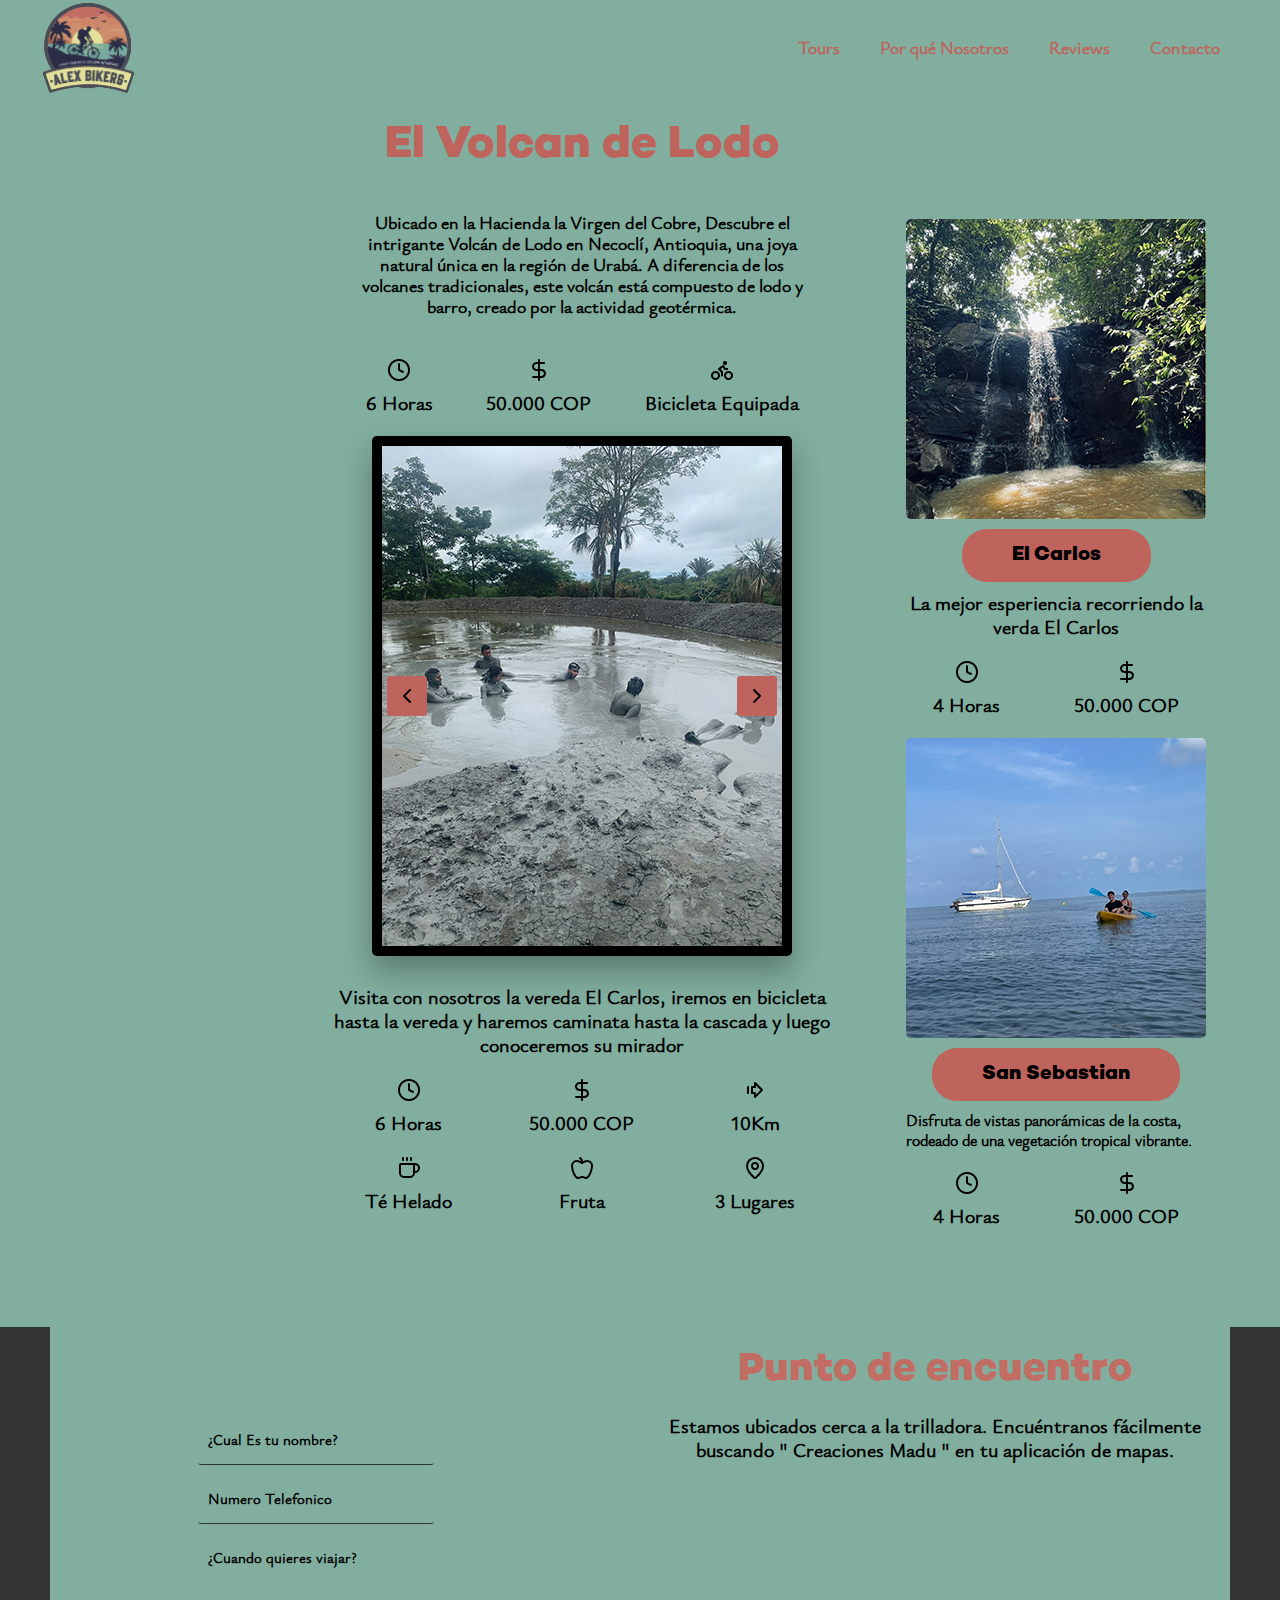
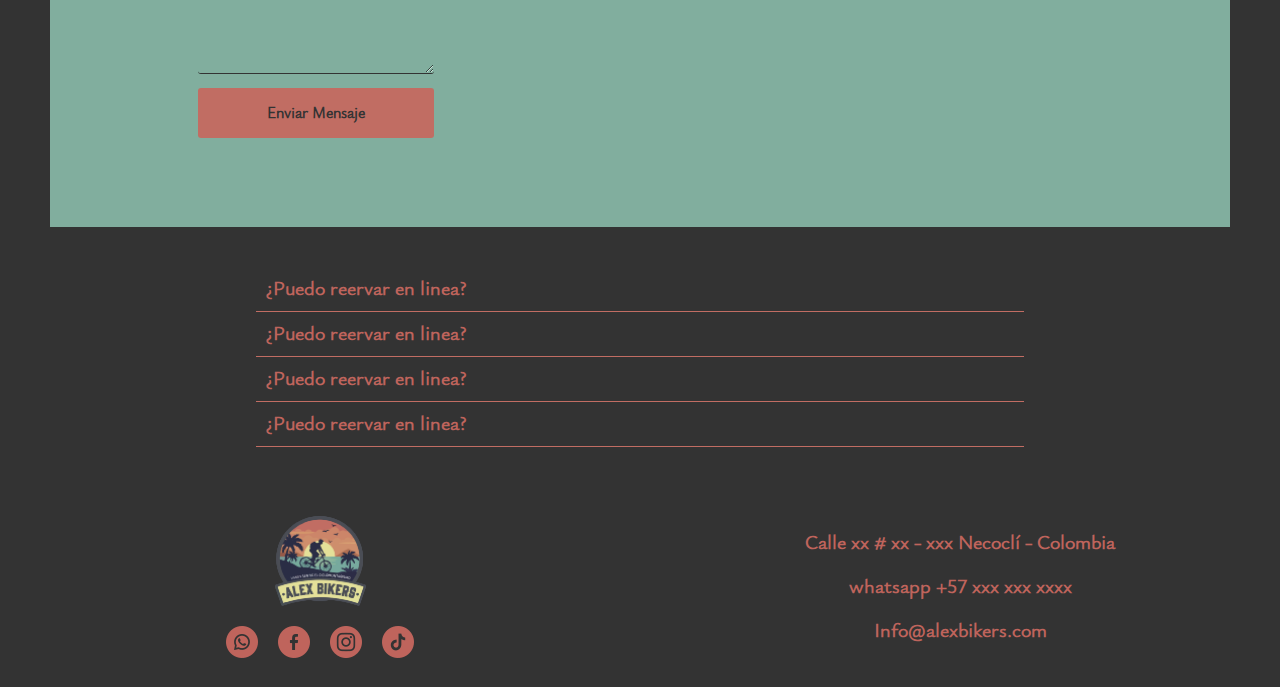
<file: volcan.html>
<!DOCTYPE html>
<html lang="es">
<head>
    <meta charset="UTF-8">
    <meta name="viewport" content="width=device-width, initial-scale=1.0">
    <title>El Volcan de Lodo</title>
    <link rel="stylesheet" href="carlos.css">
    <link rel="icon" type="image/png" sizes="32x32" href="media/favicon-32x32.png">
</head>
<body>

    <div class="contenedor">
        <header>
            <div class="content">
                <div class="menu container">
                    <a href="index.html" class="logo"><img src="media/ada.png" alt=""></a>
                    <input type="checkbox" id="menu"/>
                    <label for="menu">
                        <img src="media/menu.png" class="menu-icono" alt="">
                    </label>
                    <nav class="navbar">
                        <ul>
                            <li><a href="tours.html">Tours</a></li>
                            <li><a href="#porquenosotros">Por qué Nosotros</a></li>
                            <li><a href="#review">Reviews</a></li>
                            <li><a href="#contacto">Contacto</a></li>
                        </ul>
                    </nav>
    
                </div>
            </div>
        </header>
        <main class="info">
            <section class="principal">
                <article class="title">
                    <div class="titulo">
                        <div class="lugar">
                            <h2>El Volcan de Lodo</h2>
                        </div> 
                        <div class="intro">
                            <p>Ubicado en la Hacienda la Virgen del Cobre, Descubre el intrigante Volcán de Lodo en Necoclí, Antioquia, una joya natural única en la región de Urabá. A diferencia de los volcanes tradicionales, este volcán está compuesto de lodo y barro, creado por la actividad geotérmica.</p>
                        </div>
                        <div class="icon">
                            <div class="time">
                                <img src="media/clock-4.png" alt="">
                                <p>6 Horas</p>
                            </div>
                            <div class="money">
                                <img src="media/dollar-sign.png" alt="">
                                <p>50.000 COP</p>
                            </div>
                            <div class="bike">
                                <img src="media/bike.png" alt="">
                                
                                <p>Bicicleta Equipada</p>
                            </div>
                        </div>                                                                                                                
                    </div>
                </article>
                <article class="cont">
                    <div class="image-cont">
                        <img src="lugares/volcan_1.png" id="content1" class="active">
                        <img src="lugares/volcan_2.png" id="content2">
                        <img src="lugares/volcan_3.png" id="content3">
                        <img src="lugares/volcan_4.png" id="content4">
                        <img src="lugares/volcan_5.png" id="content5">
                    </div>
                    <div class="dot-cont">
                        <button onclick="dot(1)"></button>
                        <button onclick="dot(2)"></button>
                        <button onclick="dot(3)"></button>
                        <button onclick="dot(4)"></button>
                        <button onclick="dot(5)"></button>
                    </div>
                    <button id="prev" onclick="prev()"></button>
                    <button id="next" onclick="next()"></button>
                </article>
            <article class="galeria">
                <div class="text">   
                    <p>Visita con nosotros la vereda El Carlos, iremos en bicicleta hasta la vereda y haremos caminata hasta la cascada y luego conoceremos su mirador </p>
                </div>
                <div class="icon2">
                    <div class="time">
                        <img src="media/clock-4.png" alt="">
                        <p>6 Horas</p>
                    </div>
                    <div class="money">
                        <img src="media/dollar-sign.png" alt="">
                        <p>50.000 COP</p>
                    </div>
                    <div class="km">
                        <img src="media/arrow-big-right-dash.png" alt="">                        
                        <p>10Km</p>
                   </div>
                   <div class="coffe">
                        <img src="media/coffee.png" alt="">
                        <p>Té Helado</p>
                    </div>
                    <div class="fruit">
                        <img src="media/apple.png" alt="">
                        <p>Fruta</p>
                    </div>
                    <div class="point">
                        <img src="media/map-pin.png" alt="">                        
                        <p>3 Lugares</p>
                </div>
            </article>
                <script src="nueva.js"></script>

            </section>  
            <aside>
                <div class="box2">
                    <div class="imagen">
                        <img src="media/carlos.png" alt="">
                    </div>
                    <div class="boton">
                        <a href="carlos.html" class="btntour">El Carlos</a>
                    </div>
                    <div class="infotour">
                        <div class="mejor">
                            <p>La mejor esperiencia recorriendo la verda El Carlos </p>
                        </div>
                        <div class="icon3">
                            <div class="time">
                                <img src="media/clock-4.png" alt="">
                                <p>4 Horas</p>
                            </div>
                            <div class="money">
                                <img src="media/dollar-sign.png" alt="">
                                <p>50.000 COP</p>
                            </div>
                        </div>
                    </div>
                </div>
                <div class="box2">
                    <div class="imagen">
                        <img src="media/sans.png" alt="">
                    </div>
                    <div class="boton">
                        <a href="sansebastian.html" class="btntour">San Sebastian</a>
                    </div>
                    <div class="infotour">
                        <div class="info">
                            <p>Disfruta de vistas panorámicas de la costa, rodeado de una vegetación tropical vibrante. </p>
                        </div>
                        <div class="icon3">
                            <div class="time">
                                <img src="media/clock-4.png" alt="">
                                <p>4 Horas</p>
                            </div>
                            <div class="money">
                                <img src="media/dollar-sign.png" alt="">
                                <p>50.000 COP</p>
                            </div>
                        </div>
                    </div>
                </div>
            </aside>  
        </main>
        <article class="bottom">
        <div class="bajo">
            <article class="contact" id="contacto">
                <div class="hablemos">
                    <form action="https://formsubmit.co/duvanrms365@gmail.com" method="POST">

                        <input type="text" name="nombre" placeholder="¿Cual Es tu nombre?" class="campo">
                        <input type="tel" name="numero" placeholder="Numero Telefonico" class="campo">
                        <textarea name="mensaje" placeholder="¿Cuando quieres viajar?"></textarea>
                        <input type="submit" name="enviar" value="Enviar Mensaje" class="btn-enviar">                       
                        <input type="hidden" name="_next" value="http://127.0.0.1:5500/bike.html">
                        <input type="hidden" name="_captcha" value="false">
                     </form>
                </div>
                <div class="punto">
                    <div class="text12">
                        <h2>Punto de encuentro</h2>
                        <p>Estamos ubicados cerca a la trilladora. Encuéntranos fácilmente buscando " Creaciones Madu " en tu aplicación de mapas.</p>
                    </div>
                    <div class="mapa"> 
                        <iframe src="https://www.google.com/maps/embed?pb=!1m14!1m12!1m3!1d1659.4147816679993!2d-76.77498742088055!3d8.423672584642846!2m3!1f0!2f0!3f0!3m2!1i1024!2i768!4f13.1!5e0!3m2!1ses!2sco!4v1725080715637!5m2!1ses!2sco" width="400" height="300" style="border:0;" allowfullscreen="" loading="lazy" referrerpolicy="no-referrer-when-downgrade"></iframe>                        </div>
                </div>
            </article>
        </div>
        
        <div class="bajo2">
                <article class="lista">
                    <div class="preguntas1">
                        <details>
                            <summary>
                            ¿Puedo reervar en linea?
                            </summary>
                            <p>¡Sí! Puedes reservar ahora mismo, aquí mismo. Puedes consultar nuestra pasarela de pagos y nuestra presencia en línea para confiar en el proceso. Si tienes algún problema no dudes en contactarnos, te ayudaremos.</p>
                        </details>                        
                    </div>
                    <div class="preguntas2">
                        <details>
                            <summary>
                            ¿Puedo reervar en linea?
                            </summary>
                            <p>¡Sí! Puedes reservar ahora mismo, aquí mismo. Puedes consultar nuestra pasarela de pagos y nuestra presencia en línea para confiar en el proceso. Si tienes algún problema no dudes en contactarnos, te ayudaremos.</p>
                        </details>                        
                    </div>
                    <div class="preguntas3">
                        <details>
                            <summary>
                            ¿Puedo reervar en linea?
                            </summary>
                            <p>¡Sí! Puedes reservar ahora mismo, aquí mismo. Puedes consultar nuestra pasarela de pagos y nuestra presencia en línea para confiar en el proceso. Si tienes algún problema no dudes en contactarnos, te ayudaremos.</p>
                        </details>                        
                    </div>
                    <div class="preguntas4">
                        <details>
                            <summary>
                            ¿Puedo reervar en linea?
                            </summary>
                           <p> ¡Sí! Puedes reservar ahora mismo, aquí mismo. Puedes consultar nuestra pasarela de pagos y nuestra presencia en línea para confiar en el proceso. Si tienes algún problema no dudes en contactarnos, te ayudaremos.</p>
                        </details>                        
                    </div>
            </article>
        </div>
    </article>
    <footer>
        <div class="fizquierdo">
            <div class="foologo">
                <img src="media/ada.png" alt="">
            </div>
            <div class="redes">
            <a href="#"><img src="media/whatsapp.png" alt=""></a>    
            <a target="_blank" href="https://www.facebook.com/profile.php?id=100064101482770"><img src="media/facebook.png" alt=""></a>   
            <a target="_blank" href="https://www.instagram.com/alexbikers24?utm_source=ig_web_button_share_sheet&igsh=ZDNlZDc0MzIxNw=="><img src="media/instagram.png" alt=""></a>   
            <a href="#"><img src="media/tik-tok.png" alt=""></a> 
            </div>
       </div> 
       <div class="fderecho">
            <p>Calle xx # xx - xxx  Necoclí - Colombia</p>
            <a href="#">whatsapp +57 xxx xxx xxxx</a>
            <a href="mailto:Info@alexbikers.com">Info@alexbikers.com</a>
       </div>
    </footer>





    </div>
    
</body>
</html>
</file>
<file: style.css>
@font-face {
    font-family: "CamptonExtraBold";

    src: url(fonts/CamptonExtraBold.otf);
}
@font-face {
    font-family: "IsabellaSans-Regular";

    src: url(fonts/IsabellaSans-Regular.ttf);
}
*{
    margin: 0px;
    padding: 0px;
    -webkit-box-sizing: border-box;
    -moz-box-sizing: border-box;
    box-sizing: border-box;
    text-decoration: none;
    list-style: none;
    scroll-behavior: smooth;
}
body{
    font-family: Arial, Helvetica, sans-serif;
    font-size: 16px;
    background: white;
}
.contenedor{
    width: 100%;
    /*width: 1000px;*/
    max-width: 1440px;
}
/**/
.container{
    max-width: 1200px;
    margin: 0 auto;
}
.content{
    background-color: #81ae9e;
    min-height: 100px;
}
.menu{
    position: absolute;
    top: 0;
    left: 0;
    right: 0;
    display: flex;
    align-items: center;
    justify-content: space-between;
}
.logo{
    margin: 3px;
}
.menu .navbar ul li{
    position: relative;
    float: left;

}
.menu .navbar ul li a {
    font-family: "IsabellaSans-Regular";
    font-size: 18px;
    padding: 20px;
    color: #bf645c;
    display: block;
    font-weight: bold;
}
.menu .navbar ul li a:hover{
    color: #81ae9e;
    background: #bf645c;
    border-radius: 30px;    
}
#menu{
    display:none;
}
.menu-icono{
    width: 25px;
}
.menu label{
    cursor:pointer;
    display:none;
}
@media(max-width:600px){
    .content{
        min-height: 110px;
    }
    .menu{
        top: 0;
    }
    .menu label{
        display: initial;

    }
    .menu .navbar{
        position: absolute;
        top: 100%;
        left: 0;
        right: 0;
        background-color: #E8D6CB;
        display: none;

    }
    .menu .navbar ul li{
        width: 100%;
    }
    .menu img{
        margin-left: 20px;
    }
    .menu-icono{
        margin-right: 20px;
    }

    #menu:checked ~ .navbar{
        display: initial;
    }

}

main{
    width: 100%;
    background: #81ae9e;

}
.info{
    width: 100%;
}
.info .principal{
    display: grid;
    grid-template-columns: 1fr 1fr;
    margin-left: 50px;
    margin-right: 50px;
    background: #81ae9e;

}
.info .principal2{
    display: grid;
    grid-template-columns: 1fr 1fr;
    padding: 50px;
    background: #bf645c;

}
summary{
    font-family:"IsabellaSans-Regular" ;
    font-weight: bolder;
    color: #bf645c;
    font-size: 20px;
}
input{
    font-family:"IsabellaSans-Regular" ;
    font-weight: bolder;
    font-size: 16px;
}
::placeholder{
    color: #000000;
}
textarea{
    font-family:"IsabellaSans-Regular" ;
    font-weight: bolder;
    font-size: 16px;
}
details{
    font-family:"IsabellaSans-Regular" ;
    font-weight: bolder;
    color: #bf645c;
    font-size: 20px;
}
details p{
    color: #81ae9e;
}
.text1{
    height: 500px;
    display: flex;
    justify-content: end;
}
.conttext{
    width: 70%;
    height: 500px;
    display: flex;
    justify-content: center;
    align-items: center;
    flex-direction: column;
    padding: 20px;
}
.aqui{
    text-align: left;
    font-family: "CamptonExtraBold";
    font-size: 25px;
    color: #bf645c;
}
.necocli{
    margin: 20px;
    text-align: center;
    font-family: "IsabellaSans-Regular";
    font-size: 18px;
    color: #bf645c;
}
.ya{
    margin: 20px;
}
.reserya{
    padding: 10px 20px;
    color: black;
    background: #bf645c;
    border-radius: 10px;
    font-family: "CamptonExtraBold";
    font-size: 20px;
}
.reserya:hover{
    background-color: black;
    color: #bf645c;
}
.imagen1{
    height: 500px;
    background-image: url(media/biciuno.png);
    background-position: center;
    background-repeat: no-repeat;
    background-size: cover;
}
.imagen2{
    height: 500px;
    background-image: url(media/volcan_2.png);
    background-position: center;
    background-repeat: no-repeat;
    background-size: cover;
}
.text2{
    height: 500px;
    background: #81ae9e;
    display: flex;
    justify-content: center;
}
.conttext2{
    width: 60%;
    height: 500px;
    display: flex;
    align-items: center;
    flex-direction: column;
    padding: 20px;
}
.buscando{
    text-align: center;
    font-family: "CamptonExtraBold";
    font-size: 25px;
    color: #bf645c;
    margin-top: 50px;
}
.hiciste{
    margin: 20px;
    text-align: center;
    font-family: "IsabellaSans-Regular";
    font-size: 18px;
    color: #bf645c;
}
.tourbtn{
    margin-top: 20px;
}
.eligetour{
    padding: 10px 20px;
    color: black;
    background: #bf645c;
    border-radius: 10px;
    font-family: "CamptonExtraBold";
    font-size: 20px;
}
.eligetour:hover{
    background-color: black;
    color: #bf645c;
}
.text3{
    width: 100%;
    height: 200px;
    background: #81ae9e;
    display: flex;
    align-items: center;
    justify-content: center;
    flex-direction: column;
}
.mas{
    text-align: center;
    font-family: "CamptonExtraBold";
    font-size: 30px;
    color: #bf645c;
}
.creemos{
    width: 50%;
    text-align: center;
    color: #bf645c;
    font-family: "IsabellaSans-Regular";
    font-size: 20px;
    font-weight: bold;
}

.info .why{
    display: flex;
    justify-content: center;
    align-items: center;
}
.text4{
    width: 300px;
    height: 400px;
    display: flex;
    align-items: center;
    justify-content: center;
    flex-direction: column;
    padding: 20px;
    
}
.numero1{
    font-family: "CamptonExtraBold";
    font-size: 40px;
    text-align: center;
    color: #bf645c;

}
.urb1{
    text-align: center;
    text-align: center;
    color: #bf645c;
    font-family: "IsabellaSans-Regular";
    font-size: 20px;
    font-weight: bold;
}
/*.text5{
    width: 300px;
    height: 400px;
    background: hotpink;
    display: flex;
    align-items: center;
    justify-content: center;
    flex-direction: column;
}
.text6{
    width: 300px;
    height: 400px;
    background: lawngreen;
    display: flex;
    align-items: center;
    justify-content: center;
    flex-direction: column;
}*/
.reseña{
    width: 100%;
    background-image: url(media/fondorvs_2.png);
    background-position: center;
    background-repeat: no-repeat;
    background-size: cover;
}
.lore {
    font-size: 50px;
    text-align: center;
    width: 100%;
    height: 100px;
    padding: 20px;
    font-family: "CamptonExtraBold";
}
.reseña .combo{
    display: grid;
    grid-template-columns: 1fr 1fr 1fr;
}
.reseña .lara{
    padding: 0px 50px 50px 50px;
}
.text7{
    height: 450px;
    display: flex;
    align-items: center;
    justify-content: center;
    flex-direction: column;
    background-color:rgba(0, 0, 0, 0.5);    
}
.opinion{
    display: flex;
    align-items: center;
    justify-content: center;
    flex-direction: column;
    padding: 20px;
}
.foto img{
    border-radius: 50px ;
    margin: 20px;    
}
.critico a{
    color: #bf645c;
    font-size: 30px;
    margin: 10px;
    font-family: "CamptonExtraBold";
}
.critica{
    color: white;
    text-align: center;
    font-family:"IsabellaSans-Regular" ;
    font-weight: bold;
    font-size: 18px;
    margin: 20px;
}

.numres{
    width: 100%;
    height: 250px;
    background: #333333;
    display: flex;
    justify-content: center;
    align-items: center;
    flex-direction: column;
}
.text10{
    width: 100%;
    height: 120px;
    display: flex;
    justify-content: center;
    align-items: center;
    flex-direction: column;
    padding: 20px;
}
.text10 p{
    font-size: 50px;
    text-align: center;
    color: #bf645c;
    font-family:"CamptonExtraBold";
}
.boxlogos{
    width: 100%;
    height: 120px;
    display: flex;
    justify-content: center;
    align-items: center;

}
.boton{
    width: 100%;
    height: 200px;
    background: #81ae9e;
    display: flex;
    justify-content: center;
    align-items: center;

}
.reserva{
    background: #333333;
    color: #c16d63;
    font-size: 20px;
    text-decoration: none;
    padding: 10px 20px;
    border-radius: 10px;

}
.reserva:hover{
    background:#c16d63;
    color: #333333;
}
.titulo{
    width: 100%;
    height: 100px;
    background: #333333;
    display: flex;
    justify-content: center;
    align-items: center;
}
.text11{
    width: 100%;
    text-align: center;
}
.text11 p{
    font-size: 30px;
    color: #c16d63;
}
.lista{
    width: 100%;
    display: flex;
    flex-direction: column;
    align-items: center;
    background: #333333;
    color: #c16d63;
    padding-bottom: 20px;

}
.preguntas1{
    width: 60%;
}
.preguntas2{
    width: 60%;
}
.preguntas3{
    width: 60%;
}
.preguntas4{
    width: 60%;
}
.lista:hover{
    cursor: pointer;
}
details{
    border-bottom: 1px solid #c16d63;
    padding: 10px;

}
.bajo{
    display: flex;
    justify-content: center;
    align-items: center;
    margin-right: 50px;
    margin-left: 50px;

}
.contact{
    display: flex;
    justify-content: center;
    align-items: center;
    margin-right: 50px;
    margin-left: 50px;
}
.hablemos{
    height: 500px;
    width: 50%;
    background: #81ae9e;
    display: flex;
    flex-direction: row;
    align-items: center;
    justify-content: center;
}
form{
    width: 50%;
}
.hablemos form .campo, textarea{
    width: 80%;
    padding: 15px 10px;
    font-size: 15px;
    border: none;
    border-bottom: 1px solid #333333;
    background: none;
    margin-bottom: 10px;
    border-radius: 3px;
    outline: 0px;
}

.hablemos form textarea{
    max-width: 80%;
    min-width: 80%;
    min-height: 140px;
    max-height: 140px;
}
.hablemos .btn-enviar{
    width: 80%;
    padding: 15px;
    font-size:16px;
    border: none;
    outline: 0px;
    background: #c16d63;
    color: #333333;
    border-radius: 3px;
    cursor: pointer;
    transition: all 300ms;
}
.btn-enviar:hover{
    background: #81ae9e;
    color: #c16d63;
}
.punto{
    width: 50%;
    height: 500px;
    background: #333333;
    display: grid;
    grid-template-columns: 1fr;
}
.text12{
    width: 100%;
    height: auto;
    text-align: center;
    display: grid;
    grid-template-columns: 1fr;
    padding-top: 20px;
}
.text12 h2{
    font-size: 20px;
    color: #c16d63;
}
.text12 p{
    font-size: 16px;
    color: #c16d63;
}
.mapa{
    display: flex;
    justify-content: center;
}
iframe{
    width: 80%;
}
footer{
    width: 100%;
    height: 200px;
    background: #333333;
    display: grid;
    grid-template-columns: 1fr 1fr;
}
.fizquierdo{
    display: flex;
    align-items: center;
    justify-content: center;
    flex-direction: column;
    row-gap: 20px;
}
.redes{
    display: grid;
    grid-template-columns: 1fr 1fr 1fr 1fr; 
    gap: 20px;
}
.fderecho{
    display: flex;
    align-items: center;
    justify-content: center;
    flex-direction: column;
    row-gap: 20px;
    font-family:"IsabellaSans-Regular" ;
    font-weight: bolder;
    color: #bf645c;
    font-size: 20px;
}
.fderecho a{
    font-family:"IsabellaSans-Regular" ;
    font-weight: bolder;
    color: #bf645c;
    font-size: 20px;
}
@media screen and (max-width:1440px){


    .main{
        width: 100%;

    }
    footer{
        width:  100%;
    }

}

@media screen and (max-width:600px){
    .main{
        width: 100%;

    }
    .info .principal{
        grid-template-columns: 1fr;
        margin: 0px;
    }
    .text1{
        height: 320px;
        display: flex;
        justify-content: center;
        align-items: center;
    }
    .conttext{
        height: 320px;
        width: 100%;
        padding: 0px;
    }
    .aqui{
        padding: 10px;
        font-size: 20px;
        text-align: center;
    }
    .necocli{
        font-size: 20px;
        font-weight: bold;
        margin: 0px;
    }
    .imagen1{
        height: 320px;

    }
    .info .principal2{
        grid-template-columns: 1fr;
        margin: 0px;
        padding: 0px;
    }
    .text2{
        height: 320px;
        display: flex;
        justify-content: center;
        align-items: center;
    }
    .conttext2{
        height: 320px;
        width: 100%;
        padding: 0px;
    }
    .buscando{
        padding: 10px;
        font-size: 20px;
        text-align: center;
        margin: 0px;
    }
    .hiciste{
        font-size: 20px;
        font-weight: bold;
        margin: 5px;
    }

    .imagen2{
        height: 320px;
    }
    .text3{
        width: 100%;
        height: auto;
        background: #81ae9e;
        padding: 15px;    
    }
    .text4{
        width: 100%;
        height: 320px;
        background: #81ae9e;
        padding: 0px;
    }
    /*.text5{
        width: 100%;
        height: 320px;
        background: hotpink;
    }
    .text6{
        width: 100%;
        height: 320px;
        background: lawngreen;
    }*/
    .info .why{
        display: flex;
        flex-direction: column;
    }
    .lore{
        padding: 0px;
        display: flex;
        justify-content: center;
        align-items: center;
    }
    .reseña .combo{
        display: grid;
        grid-template-columns: 1fr;
    }
    .reseña .lara{
        padding: 0px;
    }
    .text7{
        height: 320px;
    }    
    .opinion{
        display: flex;
        align-items: center;
        justify-content: center;
        flex-direction: column;
        padding: 20px;
    }
    .foto img{
        margin: 0px;    
    }
    .critico a{
        margin: 0px;
    }
    .critica{
        margin: 0px;
    }
    
    .numres{
        height: auto;
    }
    .text10{
        padding: 20px;
    }
    .text10 p{
        font-size: 30px;
    }
    .contact{
        display: flex;
        flex-direction: column;
        margin: 0px;
        row-gap: 40px;

    }
    .hablemos{
        width: 100%;
        height: 320px;
        margin-top: 20px;
        margin-bottom: 0px;
    }
    .form{
        width: 100%;
    }
    .hablemos form .campo, textarea{
        width: 100%;
    }
    .hablemos form textarea{
        max-width: 100%;
        min-width: 100%;
        min-height: 140px;
        max-height: 140px;
    }
    .hablemos .btn-enviar{
        width: 100%;
        margin-bottom: 20px;
    }
    .punto{
        width: 100%;
        height: auto;
    }
    .text12{
        width: 100%;
        display: flex;
        justify-content: center;
        align-items: center;
        flex-direction: column;
        padding-top: 0px;

    }
    .text12 h2{
        text-align: center;
        padding: 10px;
    }
    .text12 p{
        text-align: center;
    }
    .mapa{
        padding: 10px;
    }
    iframe{
        width: 80%;
    }

    footer{
        width:  100%;
        height: auto;
        display: grid;
        grid-template-columns: 1fr;
        padding: 20px;
    }
}
</file>
<file: carlos.css>
@font-face {
    font-family: "CamptonExtraBold";

    src: url(fonts/CamptonExtraBold.otf);
}
@font-face {
    font-family: "IsabellaSans-Regular";

    src: url(fonts/IsabellaSans-Regular.ttf);
}
*{
    margin: 0px;
    padding: 0px;
    -webkit-box-sizing: border-box;
    -moz-box-sizing: border-box;
    box-sizing: border-box;
    text-decoration: none;
    list-style: none;
    scroll-behavior: smooth;
}
p{
    font-family:"IsabellaSans-Regular" ;
    font-weight: bolder;
    color: #000000;
}
h2{
    font-family: "CamptonExtraBold";

}
summary{
    font-family:"IsabellaSans-Regular" ;
    font-weight: bolder;
    color: #bf645c;
    font-size: 20px;
}
input{
    font-family:"IsabellaSans-Regular" ;
    font-weight: bolder;
    font-size: 16px;
}
::placeholder{
    color: #000000;
}
textarea{
    font-family:"IsabellaSans-Regular" ;
    font-weight: bolder;
    font-size: 16px;
}
details{
    font-family:"IsabellaSans-Regular" ;
    font-weight: bolder;
    color: #bf645c;
    font-size: 20px;
}
details p{
    color: #81ae9e;
}
body{
    background: #333333;

}
.contenedor{
    width: 100%;
    /*width: 1000px;*/
    max-width: 1440px;
}
/**/
.container{
    max-width: 1200px;
    margin: 0 auto;
}
.content{
    background-color: #81ae9e;
    min-height: 100px;
}
.content img{
    display: block;
    height: 90px;
    width: 91px;
}
.menu{
    position: absolute;
    top: 0;
    left: 0;
    right: 0;
    display: flex;
    align-items: center;
    justify-content: space-between;
}
.logo{
    margin: 3px;
}
.menu .navbar ul li{
    position: relative;
    float: left;

}
.menu .navbar ul li a {
    font-family: "IsabellaSans-Regular";
    font-size: 18px;
    padding: 20px;
    color: #bf645c;
    display: block;
    font-weight: bold;
}
.menu .navbar ul li a:hover{
    color: #81ae9e;
    background: #bf645c;
    border-radius: 30px;    
}
#menu{
    display:none;
}
.menu-icono{
    width: 25px;
}
.menu label{
    cursor:pointer;
    display:none;
}
@media(max-width:600px){
    .content{
        min-height: 110px;
    }
    .menu{
        top: 0;
    }
    .menu label{
        display: initial;

    }
    .menu .navbar{
        position: absolute;
        top: 100%;
        left: 0;
        right: 0;
        background-color: #E8D6CB;
        display: none;

    }
    .menu .navbar ul li{
        width: 100%;
    }
    .menu img{
        margin-left: 20px;
        
    }
    .content .menu-icono{
        width: 25px;
        height: 21px;
    }
    .menu-icono{
        margin-right: 20px;
        width: 25px;
        height: 21px;
    }

    #menu:checked ~ .navbar{
        display: initial;
    }

}
.info{
    width: 100%;
    display: flex;
    align-items: center;
    justify-content: end;
    background: #81ae9e;
}
.principal{
    display: flex;
    align-items: center;
    justify-content: center;
    flex-direction: column;
    background: #81ae9e;
}
/*.lugar{
    display: flex;
    align-items: center;
    justify-content: center;
    flex-direction: column;
    height: 200px;
    width: 500px;
}*/
.titulo{

    display: flex;
    align-items: center;
    justify-content: center;
    flex-direction: column;
    width: 500px;
}
.lugar{
    font-family: "CamptonExtraBold";
    font-size: 30px;
    padding: 20px;
    color: #bf645c;
}
.intro{
    font-family: "IsabellaSans-Regular";
    font-size: 18px;
    padding: 20px;
    color: #bf645c;
    font-weight: bold;
    text-align: center;
}

.text{
    text-align: center;
    font-size: 20px;
    font-family: "IsabellaSans-Regular";
    color: #bf645c;
    width: 500px;
    margin-top: 30px;
}
.icon{
    display: flex;
    align-items: center;
    justify-content: space-evenly; 
    gap: 20px;
    margin-top: 20px;
    width: 500px;
}
.icon img{
    display: block;
    height: 24px;
    width: 24px;
}
.icon2{
    display: grid;
    grid-template-columns: 1fr 1fr 1fr;
    gap: 20px;
    margin-top: 20px;
    width: 500px;
}
.icon2 img{
    display: block;
    height: 24px;
    width: 24px;
}
.time{
    display: flex;
    align-items: center;
    justify-content: center;
    flex-direction: column;
    row-gap: 10px;
    font-family: "CamptonExtraBold";
    font-size: 20px;
    color: #000000;
}
.money{
    display: flex;
    align-items: center;
    justify-content: center;
    flex-direction: column;
    row-gap: 10px;
    font-family: "CamptonExtraBold";
    font-size: 20px;
    color: #000000;
}
.bike{
    display: flex;
    align-items: center;
    justify-content: center;
    flex-direction: column;
    row-gap: 10px;
    font-family: "CamptonExtraBold";
    font-size: 20px;
    color: #000000;
}
.km{
    display: flex;
    align-items: center;
    justify-content: center;
    flex-direction: column;
    row-gap: 10px;
    font-family: "CamptonExtraBold";
    font-size: 20px;
    color: #000000;
}
.coffe{
    display: flex;
    align-items: center;
    justify-content: center;
    flex-direction: column;
    row-gap: 10px;
    font-family: "CamptonExtraBold";
    font-size: 20px;
    color: #000000;
}
.fruit{
    display: flex;
    align-items: center;
    justify-content: center;
    flex-direction: column;
    row-gap: 10px;
    font-family: "CamptonExtraBold";
    font-size: 20px;
    color: #000000;
}
.point{
    display: flex;
    align-items: center;
    justify-content: center;
    flex-direction: column;
    row-gap: 10px;
    font-family: "CamptonExtraBold";
    font-size: 20px;
    color: #000000;
}
.cont{
    background-color: #000000;
    width: 420px;
    height: 520px;
    position: relative;
    border-radius: 5px;
    padding: 10px;
    box-shadow: 0 15px 30px rgba(0, 0, 0, .3);
    margin-top: 20px;
}
img{
    position: relative;
    width: 400px;
    height: 500px;
    display: none;

}
.active{
    display: block;
}
.dot-cont{
    width: 150px;
    margin: 10px auto 0 auto;
    display: flex;
    align-items: center;
    justify-content: space-around;
}
button{
    outline: none;
    cursor: pointer;
}
.dot-cont button{
    display: none;
    height: 13px;
    width: 13px;
    border: 1px solid #bf645c;
}
.dot-cont button:nth-child(1){
    background-color: #bf645c;
}
#prev, #next{
    height: 40px;
    width: 40px;
    position: absolute;
    background-color: #bf645c;
    color: #fff;
    margin: auto;
    top: 0;
    bottom: 0;
    border: none;
    border-radius: 3px;
    font-size: 18px;
    font-weight: bolder;
}
#prev{
    left:15px;
    background-image: url(galeria/prev.png);
    background-position: center;
    background-repeat: no-repeat;
    background-size: auto;
    
}
#next{
    right:15px;
    background-image: url(galeria/next.png);
        background-position: center;
    background-repeat: no-repeat;
    background-size: auto;
}
.galeria{
    height: 371px;
}
aside{
    width: 35%;
    /*width: 300px;*/
    background: #81ae9e;
    padding: 20px;
    color: white;
    float: right;
    display: flex;
    align-items: center;
    justify-content: center;
    flex-direction: column;
}
.imagen img{
    display: block;
    height: 300px;
    width: 300px;
}
.box2{
    width: 300px;
    margin-top: 20px;
}
.imagen img{
    border-radius: 5px;    
}
.boton{
    display: flex;
    align-items: center;
    justify-content: center;
    margin: 10px 0px;
}
.btntour{
    background-color: #bf645c;
    border-radius: 25px;
    padding: 15px 50px;
    font-family: "CamptonExtraBold";
    font-size: 20px;
    color: black;
}
.btntour:hover{
    background: #000000;
    color: #bf645c;
}
.mejor{
    text-align: center;
    font-size: 20px;
    font-family: "IsabellaSans-Regular";
    color: #bf645c;
}
.icon3{
    display:flex;
    align-items: center;
    justify-content: space-around;
    gap: 20px;
    margin-top: 20px;
    width: 100%;
}
.icon3 img{
    display: block;
    height: 24px;
    width: 24px;
}
.bajo{
    width: 100%;

}

.bajo{
    display: flex;
    justify-content: center;
    align-items: center;

}
.contact{
    display: flex;
    justify-content: center;
    align-items: center;
    margin-right: 50px;
    margin-left: 50px;
}
.hablemos{
    height: 500px;
    width: 50%;
    background: #81ae9e;
    display: flex;
    flex-direction: row;
    align-items: center;
    justify-content: center;
}
form{
    width: 50%;
}
.hablemos form .campo, textarea{
    width: 80%;
    padding: 15px 10px;
    font-size: 15px;
    border: none;
    border-bottom: 1px solid #333333;
    background: none;
    margin-bottom: 10px;
    border-radius: 3px;
    outline: 0px;
}

.hablemos form textarea{
    max-width: 80%;
    min-width: 80%;
    min-height: 140px;
    max-height: 140px;
}
.hablemos .btn-enviar{
    width: 80%;
    padding: 15px;
    font-size:16px;
    border: none;
    outline: 0px;
    background: #c16d63;
    color: #333333;
    border-radius: 3px;
    cursor: pointer;
    transition: all 300ms;
}
.btn-enviar:hover{
    background: #81ae9e;
    color: #c16d63;
}
.punto{
    width: 50%;
    height: 500px;
    background: #81ae9e;
    display: grid;
    grid-template-columns: 1fr;
}
.text12{
    width: 100%;
    height: auto;
    text-align: center;
    display: grid;
    grid-template-columns: 1fr;
    padding-top: 20px;
}
.text12 h2{
    font-size: 40px;
    color: #c16d63;
}
.text12 p{
    font-size: 20px;
    color: #000000;
}
.mapa{
    display: flex;
    justify-content: center;
}
iframe{
    width: 80%;
}
.lista{
    width: 100%;
    display: flex;
    flex-direction: column;
    align-items: center;
    background: #333333;
    color: #c16d63;
    padding-top: 40px;
    padding-bottom: 40px;

}
.preguntas1{
    width: 60%;
}
.preguntas2{
    width: 60%;
}
.preguntas3{
    width: 60%;
}
.preguntas4{
    width: 60%;
}
.lista:hover{
    cursor: pointer;
}
details{
    border-bottom: 1px solid #c16d63;
    padding: 10px;

}
footer{
    width: 100%;
    height: 200px;
    background: #333333;
    display: grid;
    grid-template-columns: 1fr 1fr;
}
.foologo img{
    display: block;
    height: 90px;
    width: 91px;
}
.redes img{
    display: block;
    height: 32px;
    width: 32px;
}
.fderecho p{
    font-family:"IsabellaSans-Regular" ;
    font-weight: bolder;
    color: #bf645c;
    font-size: 20px;
}
.fizquierdo{
    display: flex;
    align-items: center;
    justify-content: center;
    flex-direction: column;
    row-gap: 20px;
}
.redes{
    display: grid;
    grid-template-columns: 1fr 1fr 1fr 1fr; 
    gap: 20px;
}
.fderecho{
    display: flex;
    align-items: center;
    justify-content: center;
    flex-direction: column;
    row-gap: 20px;
    font-family:"IsabellaSans-Regular" ;
    font-weight: bolder;
    color: #bf645c;
    font-size: 20px;
}
.fderecho a{
    font-family:"IsabellaSans-Regular" ;
    font-weight: bolder;
    color: #bf645c;
    font-size: 20px;
}

@media screen and (max-width:600px) {
    .info{
        width: 100%;
        display: flex;
        align-items: center;
        justify-content: center;
        flex-direction: column;
    }
    .principal{
        width: 100%;
    }
    aside{
        width: 100%;
        display: flex;
        align-items: center;
        justify-content: center;
        flex-direction: column;
    }
    .titulo{
        width: 300px;
    }
    .icon{
        width: 100%;
        gap: 10px;
        display: grid;
        grid-template-columns: 1fr 1fr 1fr;
        text-align: center;
    }
    .cont{
        width: 320px;
        height: 400px;
        padding: 0px;
    }
    img{
        width: 100%;
        height: 400px;
    }
    .image-cont{
        width: 100%;
        height: 400px;
    }
    .galeria{
        width: 100%;
        padding: 0px;
    }
    .text{
        width:100% ;
        padding: 10px;
    }
    .icon2{
        width: 100vw;
        display: grid;
        grid-template-columns: 1fr 1fr 1fr;
        grid-column: auto;
        gap: 0px;
    }
    .icon2 div{
        width: 100px;
        text-align: center;
    }
    .contact{
        display: flex;
        flex-direction: column;
        margin: 0px;
        row-gap: 40px;

    }
    .hablemos{
        width: 100%;
        height: 320px;
        margin-top: 40px;
        margin-bottom: 0px;
    }
    .form{
        width: 100%;
    }
    .hablemos form .campo, textarea{
        width: 100%;
    }
    .hablemos form textarea{
        max-width: 100%;
        min-width: 100%;
        min-height: 140px;
        max-height: 140px;
    }
    .hablemos .btn-enviar{
        width: 100%;
        margin-bottom: 20px;
    }
    .punto{
        width: 100%;
        height: auto;
    }
    .text12{
        width: 100%;
        display: flex;
        justify-content: center;
        align-items: center;
        flex-direction: column;
        padding-top: 0px;

    }
    .text12 h2{
        text-align: center;
        padding: 10px;
    }
    .text12 p{
        text-align: center;
    }
    .mapa{
        padding: 10px;
    }
    footer{
        width:  100%;
        height: auto;
        display: grid;
        grid-template-columns: 1fr;
        padding: 20px;
    }
}
</file>
<file: tours.css>
@font-face {
    font-family: "CamptonExtraBold";

    src: url(fonts/CamptonExtraBold.otf);
}
@font-face {
    font-family: "IsabellaSans-Regular";

    src: url(fonts/IsabellaSans-Regular.ttf);
}
*{
    margin: 0px;
    padding: 0px;
    -webkit-box-sizing: border-box;
    -moz-box-sizing: border-box;
    box-sizing: border-box;
    text-decoration: none;
    list-style: none;
    scroll-behavior: smooth;
}

body{
    font-family: Arial, Helvetica, sans-serif;
    font-size: 16px;
    background: #81ae9e;
}
.contenedor{
    width: 100%;
    /*width: 1000px;*/
    max-width: 1440px;
}
/**/
.container{
    max-width: 1200px;
    margin: 0 auto;
}
.content{
    background-color: #81ae9e;
    min-height: 100px;
}
.menu{
    position: absolute;
    top: 0;
    left: 0;
    right: 0;
    display: flex;
    align-items: center;
    justify-content: space-between;
}
.logo{
    margin: 3px;
}
.menu .navbar ul li{
    position: relative;
    float: left;

}
.menu .navbar ul li a {
    font-family: "IsabellaSans-Regular";
    font-size: 18px;
    padding: 20px;
    color: #bf645c;
    display: block;
    font-weight: bold;
}
.menu .navbar ul li a:hover{
    color: #81ae9e;
    background: #bf645c;
    border-radius: 30px;    
}
#menu{
    display:none;
}
.menu-icono{
    width: 25px;
}
.menu label{
    cursor:pointer;
    display:none;
}
@media(max-width:600px){
    .content{
        min-height: 110px;
    }
    .menu{
        top: 0;
    }
    .menu label{
        display: initial;

    }
    .menu .navbar{
        position: absolute;
        top: 100%;
        left: 0;
        right: 0;
        background-color: #E8D6CB;
        display: none;

    }
    .menu .navbar ul li{
        width: 100%;
    }
    .menu img{
        margin-left: 20px;
    }
    .menu-icono{
        margin-right: 20px;
    }

    #menu:checked ~ .navbar{
        display: initial;
    }

}
.main{
    width: 100%;
    background: #81ae9e;
    
}
.box1{
    display: flex;
    align-items: center;
    justify-content: center;
    flex-direction: column;
    height: 200px;
}
.titulo1{
    font-family: "CamptonExtraBold";
    font-size: 30px;
    padding: 20px;
    color: #bf645c;
}
.text1{
    width: 40%;
    text-align: center;
    font-size: 20px;
    font-family: "IsabellaSans-Regular";
    font-weight: bolder;
}
.tour{
    display: flex;
    align-items: center;
    justify-content: space-evenly;    
}

.box2{
    width: 300px;
    height: 600px;
}
.imagen img{
    border-radius: 5px;    
}
.boton{
    display: flex;
    align-items: center;
    justify-content: center;
    margin: 10px 0px;
}
.btntour{
    background-color: #bf645c;
    border-radius: 25px;
    padding: 15px 50px;
    font-family: "CamptonExtraBold";
    font-size: 20px;
    color: black;
}
.btntour:hover{
    background: #000000;
    color: #bf645c;
}
.info{
    padding: 10px;
}
.info p{
    text-align: center;
    font-size: 20px;
    font-family: "IsabellaSans-Regular";
    color: #000000;
    font-weight: bolder;
}
.icon{
    display: flex;
    align-items: center;
    justify-content: space-evenly; 
}
.time{
    display: flex;
    align-items: center;
    justify-content: center;
    flex-direction: column;
    row-gap: 10px;
    font-family: "CamptonExtraBold";
    font-size: 20px;
    color: #000000;
}
.money{
    display: flex;
    align-items: center;
    justify-content: center;
    flex-direction: column;
    row-gap: 10px;
    font-family: "CamptonExtraBold";
    font-size: 20px;
    color: #000000;
}
.botonres{
    width: 100%;
    height: 200px;
    background: #bf645c;
    display: flex;
    justify-content: center;
    align-items: center;

}
.reserva{
    background: #333333;
    color: #c16d63;
    font-size: 20px;
    text-decoration: none;
    padding: 10px 20px;
    border-radius: 10px;

}
.reserva:hover{
    background:#81ae9e;
    color: #333333;
}
footer{
    width: 100%;
    height: 200px;
    background: #333333;
    display: grid;
    grid-template-columns: 1fr 1fr;
}
.fizquierdo{
    display: flex;
    align-items: center;
    justify-content: center;
    flex-direction: column;
    row-gap: 20px;
}
.redes{
    display: grid;
    grid-template-columns: 1fr 1fr 1fr 1fr; 
    gap: 20px;
}
.fderecho{
    display: flex;
    align-items: center;
    justify-content: center;
    flex-direction: column;
    row-gap: 20px;
    font-family:"IsabellaSans-Regular" ;
    font-weight: bolder;
    color: #bf645c;
    font-size: 20px;
}
.fderecho a{
    font-family:"IsabellaSans-Regular" ;
    font-weight: bolder;
    color: #bf645c;
    font-size: 20px;
}
@media screen and (max-width:1440px){


    .main{
        width: 100%;

    }
    footer{
        width:  100%;
    }

}
@media screen and (max-width:600px) {
    .main{
        width: 100%;

    }
    .titulo1{
        text-align: center;
    }
    .info{
        padding: 0px;
    }
    .box1{
        display: flex;
        align-items: center;
        justify-content: center;
        flex-direction: column;
        width: 100%;
        height: 300px;
    }
    .text1{
        width: 100%;
        height: 120px;
    }
    .info .principal{
        grid-template-columns: 1fr;
        margin: 0px;
    }
    .tour{
        display: flex;
        flex-direction: column;
    }
    footer{
        width:  100%;
        height: auto;
        display: grid;
        grid-template-columns: 1fr;
        padding: 20px;
    }
    
}
</file>
